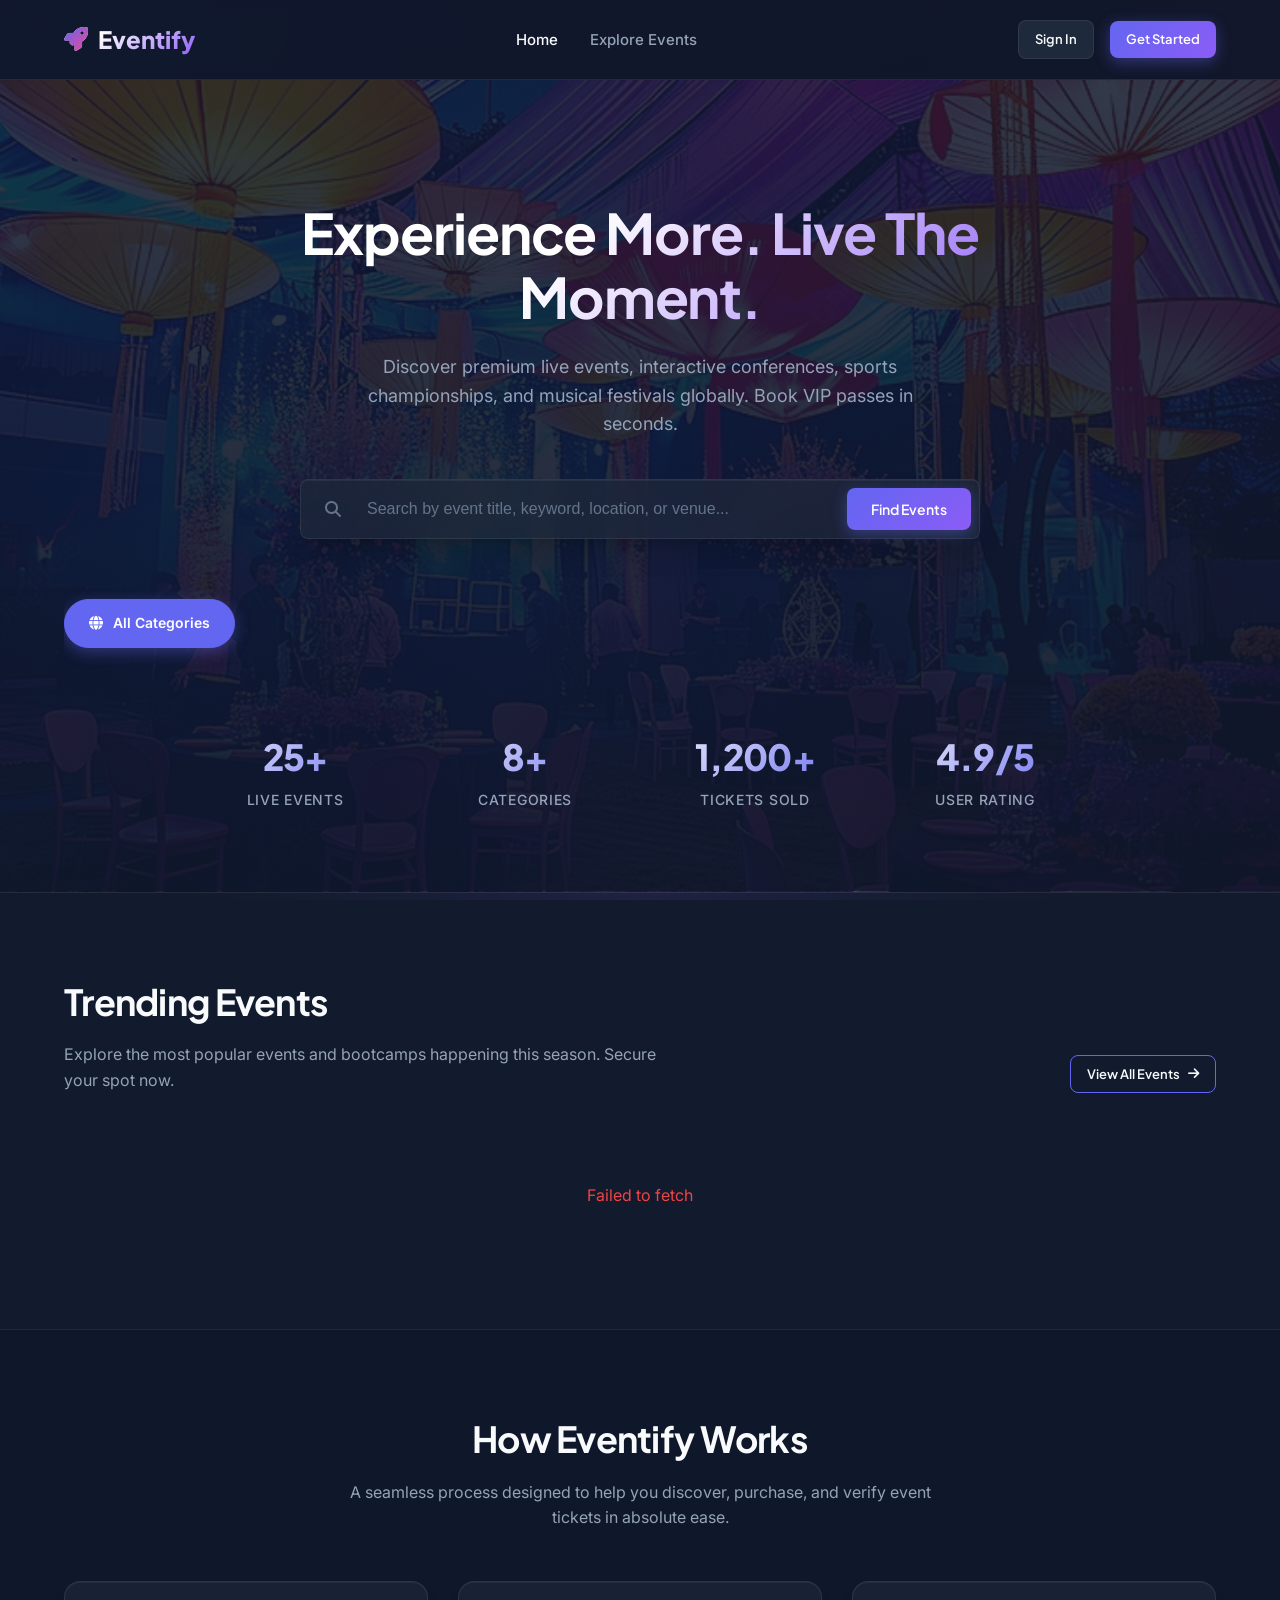
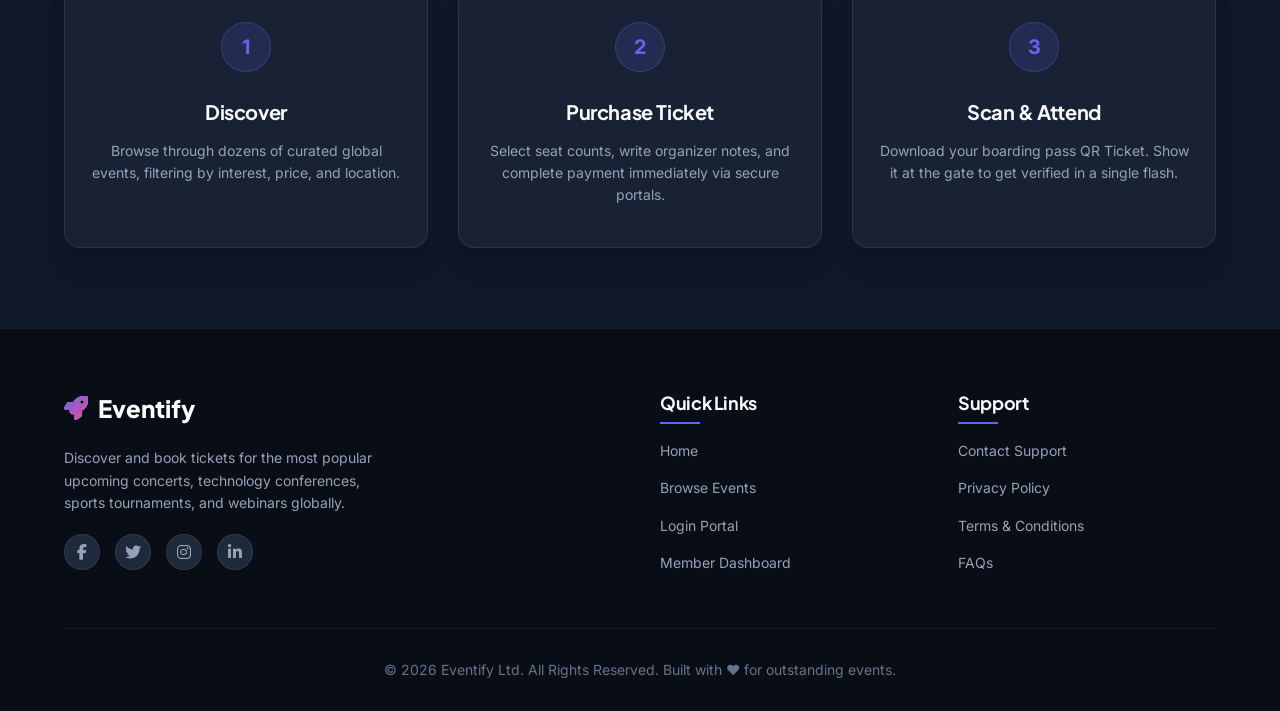
<file: index.html>
<!DOCTYPE html>
<html lang="en">
<head>
  <meta charset="UTF-8">
  <meta name="viewport" content="width=device-width, initial-scale=1.0">
  <meta name="description" content="Discover, search, and book tickets for the most premium tech, sports, business, and entertainment events globally with Eventify.">
  <title>Eventify - Discover & Book Premium Global Events</title>
  
  <!-- FontAwesome & Google Fonts -->
  <link rel="stylesheet" href="https://cdnjs.cloudflare.com/ajax/libs/font-awesome/6.4.0/css/all.min.css">
  <link rel="stylesheet" href="assets/css/style.css">
  <link rel="stylesheet" href="assets/css/toast.css">
  
  <style>
    /* Hero Section Styling */
    .hero-sec {
      padding: 120px 0 80px;
      text-align: center;
      position: relative;
      background-image: linear-gradient(to bottom, rgba(15, 23, 42, 0.85) 0%, rgba(15, 23, 42, 0.95) 100%), url('assets/images/hero-banner.jpg');
      background-size: cover;
      background-position: center;
    }
    
    .hero-title {
      font-size: 56px;
      line-height: 1.15;
      margin-bottom: 24px;
      background: linear-gradient(135deg, #fff 40%, var(--accent-secondary) 100%);
      -webkit-background-clip: text;
      -webkit-text-fill-color: transparent;
      max-width: 800px;
      margin-left: auto;
      margin-right: auto;
    }
    
    .hero-subtitle {
      color: var(--text-secondary);
      font-size: 18px;
      max-width: 620px;
      margin: 0 auto 40px;
    }

    /* Live Search Widget */
    .search-widget {
      max-width: 680px;
      margin: 0 auto 50px;
      padding: 8px;
      display: flex;
      gap: 10px;
      border-radius: var(--border-radius-sm);
    }

    .search-widget input {
      flex-grow: 1;
      border: none;
      background: transparent;
      color: #fff;
      font-size: 16px;
      padding: 12px 16px;
      outline: none;
    }
    .search-widget input::placeholder {
      color: var(--text-muted);
    }
    
    .search-widget i {
      display: flex;
      align-items: center;
      padding-left: 16px;
      color: var(--text-muted);
    }

    /* Statistics Counter Grid */
    .counter-grid {
      display: grid;
      grid-template-columns: repeat(4, 1fr);
      gap: 20px;
      max-width: 900px;
      margin: 60px auto 0;
    }

    .counter-item h3 {
      font-size: 36px;
      color: var(--text-primary);
      margin-bottom: 4px;
      font-weight: 800;
      background: linear-gradient(135deg, var(--text-primary), var(--accent-primary));
      -webkit-background-clip: text;
      -webkit-text-fill-color: transparent;
    }

    .counter-item p {
      color: var(--text-secondary);
      font-size: 14px;
      font-weight: 500;
      text-transform: uppercase;
      letter-spacing: 0.05em;
    }

    /* Category Pill Section */
    .category-scroll-container {
      display: flex;
      gap: 12px;
      overflow-x: auto;
      padding: 10px 0 20px;
      margin-bottom: 40px;
      scrollbar-width: none; /* Firefox */
    }
    .category-scroll-container::-webkit-scrollbar {
      display: none; /* Chrome/Safari */
    }

    .category-pill {
      display: flex;
      align-items: center;
      gap: 10px;
      padding: 12px 24px;
      background: var(--bg-secondary);
      border: 1px solid var(--glass-border);
      border-radius: 40px;
      color: var(--text-secondary);
      font-weight: 600;
      font-size: 14px;
      white-space: nowrap;
      cursor: pointer;
      transition: var(--transition);
    }
    .category-pill:hover, .category-pill.active {
      background: var(--accent-primary);
      color: #fff;
      border-color: var(--accent-primary);
      box-shadow: 0 4px 15px rgba(99, 102, 241, 0.4);
    }
    .category-pill img {
      width: 18px;
      height: 18px;
      object-fit: contain;
    }

    /* Steps Section */
    .step-card {
      padding: 40px 24px;
      text-align: center;
    }
    .step-number {
      width: 50px;
      height: 50px;
      background: rgba(99, 102, 241, 0.15);
      color: var(--accent-primary);
      border-radius: 50%;
      display: flex;
      align-items: center;
      justify-content: center;
      font-size: 20px;
      font-weight: 700;
      margin: 0 auto 24px;
      border: 1px solid rgba(99, 102, 241, 0.3);
    }

    @media (max-width: 768px) {
      .hero-title { font-size: 38px; }
      .counter-grid { grid-template-columns: repeat(2, 1fr); }
      .search-widget { flex-direction: column; }
    }
  </style>
</head>
<body>

  <!-- Dynamic Header Navigation -->
  <header id="header-nav"></header>

  <!-- Hero Area -->
  <section class="hero-sec">
    <div class="container">
      <h1 class="hero-title">Experience More. Live The Moment.</h1>
      <p class="hero-subtitle">Discover premium live events, interactive conferences, sports championships, and musical festivals globally. Book VIP passes in seconds.</p>
      
      <!-- Unified Live Search Panel -->
      <div class="search-widget glass-panel">
        <i class="fas fa-search"></i>
        <input type="text" id="global-search-input" placeholder="Search by event title, keyword, location, or venue...">
        <button class="btn btn-primary" id="global-search-btn">Find Events</button>
      </div>

      <!-- Category Pills Carousel -->
      <div class="category-scroll-container" id="category-pills-list">
        <!-- Render categories dynamically -->
        <div class="category-pill active" onclick="filterByCategory('all')">
          <i class="fas fa-globe"></i> All Categories
        </div>
      </div>

      <!-- Quick Metrics Counter -->
      <div class="counter-grid">
        <div class="counter-item">
          <h3 id="metric-events">25+</h3>
          <p>Live Events</p>
        </div>
        <div class="counter-item">
          <h3 id="metric-categories">8+</h3>
          <p>Categories</p>
        </div>
        <div class="counter-item">
          <h3 id="metric-bookings">1,200+</h3>
          <p>Tickets Sold</p>
        </div>
        <div class="counter-item">
          <h3 id="metric-rating">4.9/5</h3>
          <p>User Rating</p>
        </div>
      </div>

    </div>
  </section>

  <!-- Featured Events Section -->
  <section class="section" style="background: rgba(255,255,255,0.01); border-top: 1px solid var(--glass-border);">
    <div class="container">
      <div class="section-header" style="display: flex; justify-content: space-between; align-items: flex-end; flex-wrap: wrap; gap: 20px;">
        <div>
          <h2 class="section-title">Trending Events</h2>
          <p class="section-subtitle" style="margin: 0;">Explore the most popular events and bootcamps happening this season. Secure your spot now.</p>
        </div>
        <a href="events.html" class="btn btn-outline btn-sm">View All Events <i class="fas fa-arrow-right"></i></a>
      </div>

      <div class="event-grid" id="featured-events-grid">
        <!-- Render featured event cards here -->
      </div>
    </div>
  </section>

  <!-- How It Works Section -->
  <section class="section" style="border-top: 1px solid var(--glass-border);">
    <div class="container">
      <div class="section-header text-center">
        <h2 class="section-title">How Eventify Works</h2>
        <p class="section-subtitle">A seamless process designed to help you discover, purchase, and verify event tickets in absolute ease.</p>
      </div>

      <div style="display: grid; grid-template-columns: repeat(auto-fit, minmax(280px, 1fr)); gap: 30px; margin-top: 50px;">
        <div class="step-card glass-panel">
          <div class="step-number">1</div>
          <h3 style="font-size: 20px; margin-bottom: 12px;">Discover</h3>
          <p style="color: var(--text-secondary); font-size: 14px;">Browse through dozens of curated global events, filtering by interest, price, and location.</p>
        </div>
        <div class="step-card glass-panel">
          <div class="step-number">2</div>
          <h3 style="font-size: 20px; margin-bottom: 12px;">Purchase Ticket</h3>
          <p style="color: var(--text-secondary); font-size: 14px;">Select seat counts, write organizer notes, and complete payment immediately via secure portals.</p>
        </div>
        <div class="step-card glass-panel">
          <div class="step-number">3</div>
          <h3 style="font-size: 20px; margin-bottom: 12px;">Scan & Attend</h3>
          <p style="color: var(--text-secondary); font-size: 14px;">Download your boarding pass QR Ticket. Show it at the gate to get verified in a single flash.</p>
        </div>
      </div>
    </div>
  </section>

  <!-- Dynamic Footer Navigation -->
  <footer id="footer-nav"></footer>

  <!-- Scripts -->
  <script src="assets/js/config.js"></script>
  <script src="assets/js/api.js"></script>
  <script src="assets/js/ui.js"></script>
  <script src="assets/js/auth.js"></script>
  <script src="assets/js/main.js"></script>
  <script>
    document.addEventListener('DOMContentLoaded', () => {
      loadLandingCategories();
      loadFeaturedEvents();
      loadSystemStats();

      // Search Action
      document.getElementById('global-search-btn').addEventListener('click', executeSearch);
      document.getElementById('global-search-input').addEventListener('keypress', (e) => {
        if (e.key === 'Enter') executeSearch();
      });
    });

    // Execute redirection to events.html with search parameters
    function executeSearch() {
      const query = document.getElementById('global-search-input').value.trim();
      if (query) {
        window.location.href = `events.html?search=${encodeURIComponent(query)}`;
      } else {
        window.location.href = 'events.html';
      }
    }

    // Filter categories trigger
    function filterByCategory(slug) {
      if (slug === 'all') {
        window.location.href = 'events.html';
      } else {
        window.location.href = `events.html?category=${encodeURIComponent(slug)}`;
      }
    }

    // Fetch and render Event Categories
    async function loadLandingCategories() {
      const container = document.getElementById('category-pills-list');
      const res = await API.get(CONFIG.ENDPOINTS.CATEGORIES.LIST);
      
      if (res.success && Array.isArray(res.data)) {
        res.data.forEach(cat => {
          if (!cat.isActive) return;
          const pill = document.createElement('div');
          pill.className = 'category-pill';
          pill.onclick = () => filterByCategory(cat.slug);

          const icon = cat.iconUrl ? `<img src="${cat.iconUrl}" alt="${cat.name}" onerror="this.remove()">` : '<i class="fas fa-tag"></i>';
          pill.innerHTML = `${icon} ${UI.escapeHTML(cat.name)}`;
          container.appendChild(pill);
        });
      }
    }

    // Fetch and render Featured Events
    async function loadFeaturedEvents() {
      const container = document.getElementById('featured-events-grid');
      UI.renderSkeleton('#featured-events-grid', 3, 'card');

      const res = await API.get(CONFIG.ENDPOINTS.EVENTS.LIST, { isFeatured: true, limit: 3 });

      if (res.success && Array.isArray(res.data)) {
        if (res.data.length === 0) {
          container.innerHTML = `<div style="grid-column: 1/-1; text-align: center; padding: 40px; color: var(--text-secondary);">No trending events found right now. Check back later!</div>`;
          return;
        }

        container.innerHTML = '';
        res.data.forEach(evt => {
          if (!evt.isActive) return;
          const card = document.createElement('div');
          card.className = 'event-card glass-panel';

          const banner = evt.bannerUrl || 'https://images.unsplash.com/photo-1501281668745-f7f57925c3b4?q=80&w=1000';
          const badgeClass = evt.status === 'UPCOMING' ? 'badge-upcoming' : (evt.status === 'ONGOING' ? 'badge-ongoing' : 'badge-completed');

          card.innerHTML = `
            <div class="event-card-img-wrapper">
              <img class="event-card-img" src="${banner}" alt="${UI.escapeHTML(evt.title)}" onerror="this.src='https://images.unsplash.com/photo-1501281668745-f7f57925c3b4?q=80&w=1000'">
              <span class="badge ${badgeClass} event-card-badge">${evt.status}</span>
            </div>
            <div class="event-card-body">
              <div class="event-card-category">${UI.escapeHTML(evt.category?.name || 'General')}</div>
              <h3 class="event-card-title">${UI.escapeHTML(evt.title)}</h3>
              <div class="event-card-meta">
                <div class="event-card-metaItem"><i class="fas fa-calendar-alt"></i> ${UI.formatDate(evt.date)}</div>
                <div class="event-card-metaItem"><i class="fas fa-clock"></i> ${UI.escapeHTML(evt.time)}</div>
                <div class="event-card-metaItem"><i class="fas fa-map-marker-alt"></i> ${UI.escapeHTML(evt.location.split(',')[0])}</div>
              </div>
              <div class="event-card-footer">
                <div class="event-card-price">${evt.ticketPrice > 0 ? UI.formatCurrency(evt.ticketPrice) : 'Free Entry'}</div>
                <a href="event-details.html?id=${evt.id}" class="btn btn-primary btn-sm">Book Pass</a>
              </div>
            </div>
          `;
          container.appendChild(card);
        });
      } else {
        container.innerHTML = `<div style="grid-column: 1/-1; text-align: center; padding: 40px; color: var(--danger);">${res.message || 'Failed to fetch featured events.'}</div>`;
      }
    }

    // Fetch metrics stats from overview
    async function loadSystemStats() {
      const res = await API.get(CONFIG.ENDPOINTS.DASHBOARD.OVERVIEW);
      if (res.success && res.data && res.data.stats) {
        const stats = res.data.stats;
        if (stats.totalEvents !== undefined) document.getElementById('metric-events').textContent = `${stats.totalEvents}+`;
        if (stats.totalCategories !== undefined) document.getElementById('metric-categories').textContent = `${stats.totalCategories}+`;
        if (stats.totalBookings !== undefined) document.getElementById('metric-bookings').textContent = `${stats.totalBookings}+`;
      }
    }
  </script>
</body>
</html>
</file>
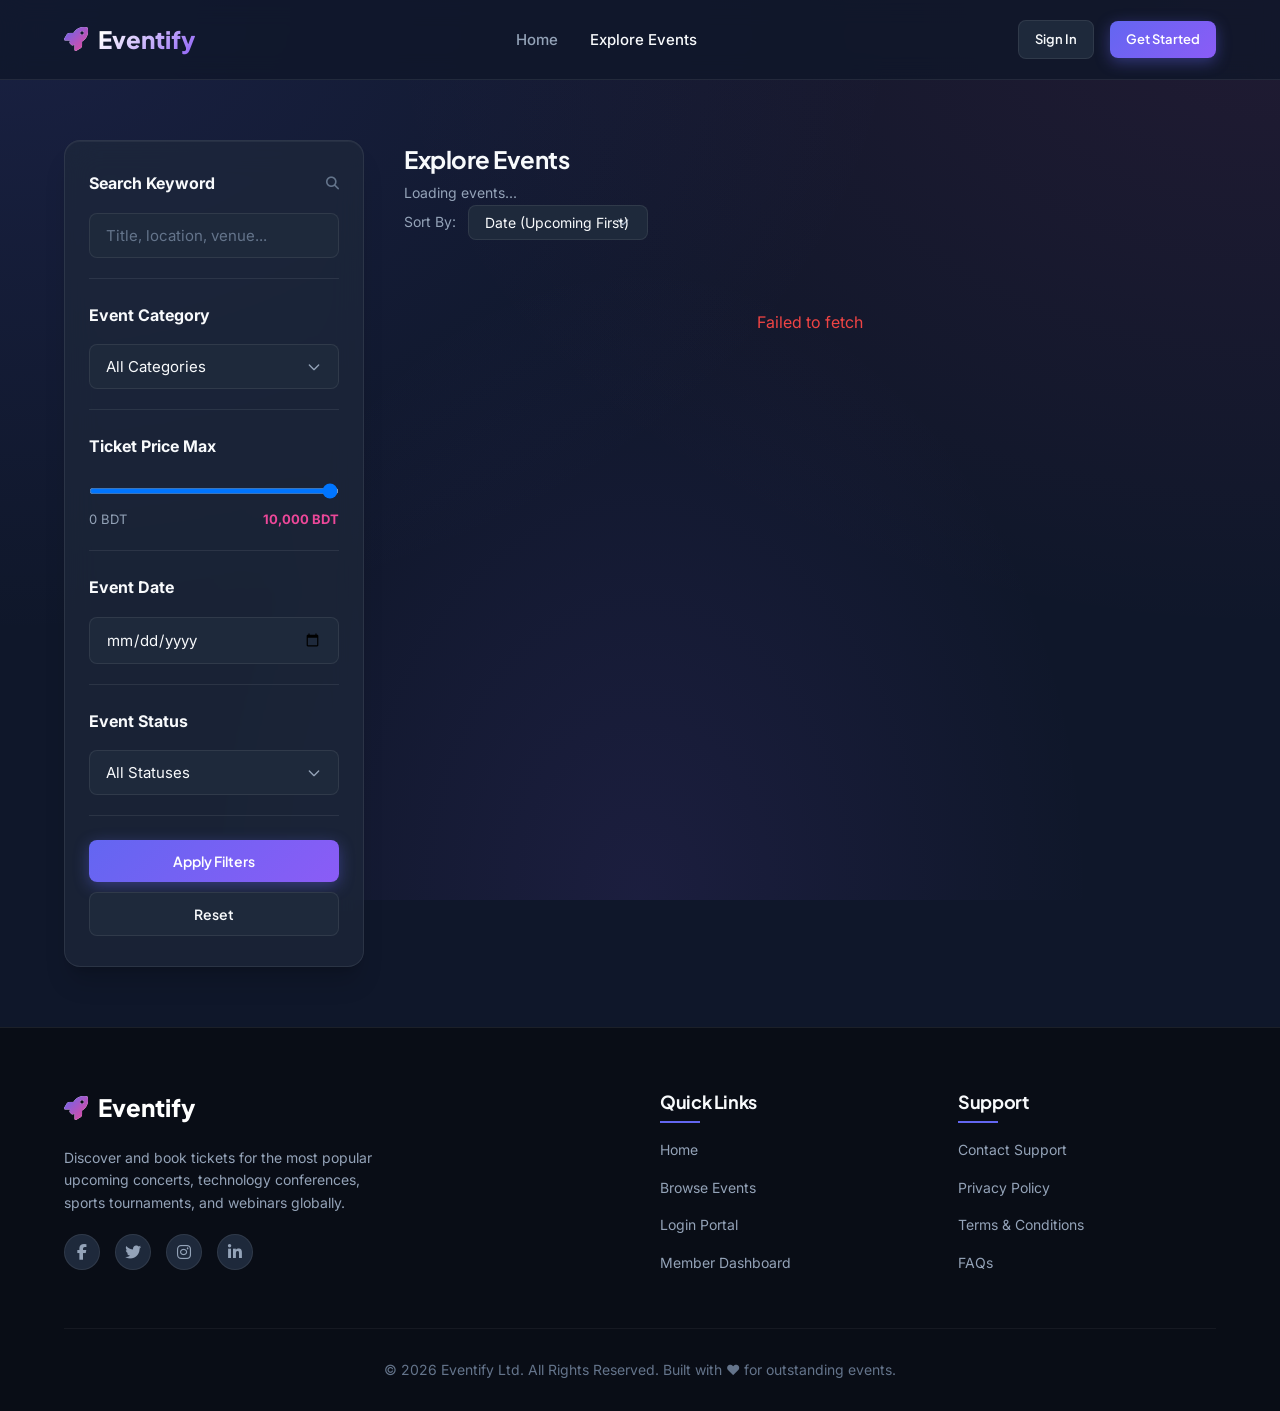
<file: event-details.html>
<!DOCTYPE html>
<html lang="en">
<head>
  <meta charset="UTF-8">
  <meta name="viewport" content="width=device-width, initial-scale=1.0">
  <title>Event Details | Eventify</title>
  
  <!-- FontAwesome & Google Fonts -->
  <link rel="stylesheet" href="https://cdnjs.cloudflare.com/ajax/libs/font-awesome/6.4.0/css/all.min.css">
  <link rel="stylesheet" href="assets/css/style.css">
  <link rel="stylesheet" href="assets/css/toast.css">
  
  <style>
    /* Details Hero banner */
    .details-hero {
      position: relative;
      height: 380px;
      overflow: hidden;
      display: flex;
      align-items: flex-end;
      padding: 60px 0;
      background: var(--bg-secondary);
    }
    
    .details-hero-img {
      position: absolute;
      top: 0; left: 0; width: 100%; height: 100%;
      object-fit: cover;
      opacity: 0.3;
    }

    .details-hero::before {
      content: '';
      position: absolute;
      top: 0; left: 0; width: 100%; height: 100%;
      background: linear-gradient(to bottom, transparent 30%, var(--bg-primary) 100%);
      z-index: 1;
    }

    .details-hero-content {
      position: relative;
      z-index: 2;
      width: 100%;
    }

    .details-grid {
      display: grid;
      grid-template-columns: 1fr 380px;
      gap: 40px;
      padding: 60px 0;
    }

    /* Highlight Pills */
    .highlight-badge-grid {
      display: grid;
      grid-template-columns: repeat(2, 1fr);
      gap: 16px;
      margin: 30px 0;
    }

    .highlight-badge-item {
      padding: 16px;
      background: var(--bg-secondary);
      border: 1px solid var(--glass-border);
      border-radius: var(--border-radius-sm);
      display: flex;
      align-items: center;
      gap: 12px;
    }

    .highlight-badge-item i {
      font-size: 20px;
      color: var(--accent-primary);
    }

    /* Ticket Box Card sticky right */
    .ticket-sticky-card {
      position: sticky;
      top: 100px;
      padding: 30px;
      border-radius: var(--border-radius-md);
    }

    .ticket-sticky-info {
      margin-bottom: 24px;
      padding-bottom: 20px;
      border-bottom: 1px solid var(--glass-border);
    }

    .ticket-sticky-info-item {
      display: flex;
      gap: 16px;
      margin-bottom: 16px;
    }
    .ticket-sticky-info-item:last-child {
      margin-bottom: 0;
    }

    .ticket-sticky-info-item i {
      font-size: 18px;
      color: var(--accent-primary);
      width: 20px;
      margin-top: 3px;
    }

    /* Seat counter controls */
    .seat-counter {
      display: flex;
      align-items: center;
      gap: 16px;
      justify-content: center;
      margin: 20px 0;
    }

    .counter-btn {
      width: 36px;
      height: 36px;
      border-radius: 50%;
      background: var(--bg-tertiary);
      border: 1px solid var(--glass-border);
      color: #fff;
      font-weight: bold;
      font-size: 18px;
      cursor: pointer;
      display: flex;
      align-items: center;
      justify-content: center;
    }

    /* Review stars selection styling */
    .stars-rating-picker {
      display: flex;
      gap: 8px;
      font-size: 24px;
      color: var(--text-muted);
      cursor: pointer;
      margin-bottom: 15px;
    }
    .stars-rating-picker i:hover, .stars-rating-picker i.active {
      color: var(--warning);
    }

    .review-item {
      padding: 20px;
      border-bottom: 1px solid var(--glass-border);
    }
    .review-item:last-child {
      border-bottom: none;
    }

    .review-header {
      display: flex;
      justify-content: space-between;
      align-items: center;
      margin-bottom: 10px;
    }

    .countdown-widget {
      display: flex;
      gap: 12px;
      margin-top: 15px;
    }

    .countdown-time-unit {
      background: rgba(0, 0, 0, 0.4);
      padding: 8px 12px;
      border-radius: 6px;
      text-align: center;
      min-width: 60px;
      border: 1px solid var(--glass-border);
    }
    .countdown-number {
      font-size: 18px;
      font-weight: 800;
      color: var(--accent-pink);
    }
    .countdown-label {
      font-size: 10px;
      text-transform: uppercase;
      color: var(--text-secondary);
    }

    @media (max-width: 900px) {
      .details-grid {
        grid-template-columns: 1fr;
      }
      .ticket-sticky-card {
        position: relative;
        top: 0;
      }
    }
  </style>
</head>
<body>

  <!-- Dynamic Header Navigation -->
  <header id="header-nav"></header>

  <!-- Hero Header Banner -->
  <section class="details-hero" id="details-banner-sec">
    <img src="" alt="" class="details-hero-img" id="details-hero-bg">
    <div class="container">
      <div class="details-hero-content">
        <span class="badge badge-upcoming" id="details-category-badge" style="margin-bottom: 15px;">Technology</span>
        <h1 style="font-size: 40px; margin-bottom: 15px;" id="details-title">Loading Event Details...</h1>
        <p style="color: var(--text-secondary); display: flex; align-items: center; gap: 15px;">
          <span><i class="fas fa-calendar-alt" style="color: var(--accent-primary);"></i> <strong id="details-date-lbl">Loading...</strong></span>
          <span><i class="fas fa-clock" style="color: var(--accent-primary);"></i> <strong id="details-time-lbl">Loading...</strong></span>
        </p>

        <!-- Countdown timer -->
        <div class="countdown-widget" id="countdown-block" style="display: none;">
          <div class="countdown-time-unit"><div class="countdown-number" id="time-days">00</div><div class="countdown-label">Days</div></div>
          <div class="countdown-time-unit"><div class="countdown-number" id="time-hours">00</div><div class="countdown-label">Hrs</div></div>
          <div class="countdown-time-unit"><div class="countdown-number" id="time-minutes">00</div><div class="countdown-label">Mins</div></div>
          <div class="countdown-time-unit"><div class="countdown-number" id="time-seconds">00</div><div class="countdown-label">Secs</div></div>
        </div>
      </div>
    </div>
  </section>

  <!-- Page Content Grid -->
  <div class="container">
    <div class="details-grid">
      
      <!-- Left Column Details -->
      <main>
        <div class="glass-panel" style="padding: 40px; margin-bottom: 30px;">
          <h2 style="font-size: 22px; margin-bottom: 20px; border-bottom: 1px solid var(--glass-border); padding-bottom: 12px;">About the Event</h2>
          <p style="font-size: 16px; color: var(--text-secondary); margin-bottom: 30px; white-space: pre-line;" id="details-description"></p>
          
          <h2 style="font-size: 22px; margin-bottom: 20px; border-bottom: 1px solid var(--glass-border); padding-bottom: 12px;">Highlight Information</h2>
          <div class="highlight-badge-grid" id="highlights-container">
            <!-- Highlights will load here -->
          </div>

          <h2 style="font-size: 22px; margin-bottom: 20px; border-bottom: 1px solid var(--glass-border); padding-bottom: 12px; display: none;" id="gallery-title">Gallery</h2>
          <div style="display: grid; grid-template-columns: repeat(auto-fill, minmax(180px, 1fr)); gap: 16px; margin-bottom: 30px;" id="gallery-container">
            <!-- Gallery images -->
          </div>
        </div>

        <!-- Reviews Section -->
        <div class="glass-panel" style="padding: 40px;">
          <div style="display: flex; justify-content: space-between; align-items: center; border-bottom: 1px solid var(--glass-border); padding-bottom: 16px; margin-bottom: 20px;">
            <h2 style="font-size: 22px;">Attendee Reviews</h2>
            <button class="btn btn-outline btn-sm" id="write-review-btn" onclick="openReviewModal()">Write a Review</button>
          </div>

          <div id="reviews-list-block">
            <!-- Dynamic list of user reviews -->
            <p style="text-align: center; color: var(--text-secondary); padding: 20px;">No reviews left yet for this event.</p>
          </div>
        </div>
      </main>

      <!-- Right Column Ticket Widget -->
      <aside>
        <div class="ticket-sticky-card glass-panel">
          <div class="ticket-sticky-info">
            <div class="ticket-sticky-info-item">
              <i class="fas fa-ticket-alt"></i>
              <div>
                <p style="font-size: 12px; color: var(--text-secondary); text-transform: uppercase;">Ticket Price</p>
                <h3 style="font-size: 24px; color: var(--accent-pink);" id="sticky-price-lbl">Free Entry</h3>
              </div>
            </div>
          </div>

          <div class="ticket-sticky-info">
            <div class="ticket-sticky-info-item">
              <i class="fas fa-map-marker-alt"></i>
              <div>
                <p style="font-size: 12px; color: var(--text-secondary); text-transform: uppercase;">Venue / Location</p>
                <p style="font-size: 14px; font-weight: 500;" id="sticky-location-lbl">Dhaka, Bangladesh</p>
              </div>
            </div>
            <div class="ticket-sticky-info-item" style="margin-top: 16px;">
              <i class="fas fa-chair"></i>
              <div>
                <p style="font-size: 12px; color: var(--text-secondary); text-transform: uppercase;">Seat Capacity</p>
                <p style="font-size: 14px; font-weight: 500;" id="sticky-seats-lbl">0 Available</p>
              </div>
            </div>
          </div>

          <button class="btn btn-primary" style="width: 100%;" id="book-seats-trigger" onclick="openBookingModal()">Book Pass</button>
        </div>
      </aside>

    </div>
  </div>

  <!-- BOOKING SEAT PASS MODAL -->
  <div class="modal" id="booking-modal">
    <div class="modal-dialog">
      <div class="modal-content">
        <div class="modal-header">
          <h3 class="modal-title">Book Seat Pass</h3>
          <button class="close-btn" onclick="UI.closeModal('booking-modal')">&times;</button>
        </div>
        <div class="modal-body">
          <div style="text-align: center; margin-bottom: 24px;">
            <p style="font-size: 14px; color: var(--text-secondary);">Select the number of seat passes you would like to book.</p>
            
            <div class="seat-counter">
              <button class="counter-btn" onclick="updateSeatCount(-1)">-</button>
              <span style="font-size: 32px; font-weight: 800; width: 60px;" id="book-seats-count">1</span>
              <button class="counter-btn" onclick="updateSeatCount(1)">+</button>
            </div>
            <p style="font-size: 13px; color: var(--text-muted);" id="modal-avail-seats">Available seats: 0</p>
          </div>

          <div class="form-group">
            <label class="form-label">Payment Method</label>
            <select id="book-payment-method" class="form-control form-select">
              <option value="CARD">Debit / Credit Card</option>
              <option value="MOBILE_BANKING">Mobile Financial Services (bKash/Nagad)</option>
              <option value="CASH_ON_GATE">Cash Payment on Entry Gate</option>
            </select>
          </div>

          <div class="form-group">
            <label class="form-label" for="book-notes">Special Requirements / Notes</label>
            <textarea id="book-notes" class="form-control" placeholder="Food requirements, wheelchair support, general requirements..." rows="3"></textarea>
          </div>

          <div style="display: flex; justify-content: space-between; align-items: center; background: rgba(0,0,0,0.2); padding: 16px; border-radius: var(--border-radius-sm); margin-top: 24px;">
            <span style="font-weight: 600; font-size: 15px;">Total Amount:</span>
            <span style="font-weight: 800; font-size: 22px; color: var(--accent-pink);" id="book-total-price">0 BDT</span>
          </div>
        </div>
        <div class="modal-footer">
          <button class="btn btn-secondary" onclick="UI.closeModal('booking-modal')">Cancel</button>
          <button class="btn btn-primary" onclick="confirmTicketBooking()">Confirm Booking</button>
        </div>
      </div>
    </div>
  </div>

  <!-- WRITE REVIEW MODAL -->
  <div class="modal" id="review-modal">
    <div class="modal-dialog">
      <div class="modal-content">
        <div class="modal-header">
          <h3 class="modal-title">Write Attendee Review</h3>
          <button class="close-btn" onclick="UI.closeModal('review-modal')">&times;</button>
        </div>
        <div class="modal-body">
          <div class="form-group">
            <label class="form-label">Your Rating</label>
            <div class="stars-rating-picker" id="stars-picker">
              <i class="fas fa-star active" data-val="1"></i>
              <i class="fas fa-star" data-val="2"></i>
              <i class="fas fa-star" data-val="3"></i>
              <i class="fas fa-star" data-val="4"></i>
              <i class="fas fa-star" data-val="5"></i>
            </div>
          </div>

          <div class="form-group">
            <label class="form-label" for="review-comment">Review Comment</label>
            <textarea id="review-comment" class="form-control" placeholder="Share your experience attending this event..." rows="4" required></textarea>
          </div>
        </div>
        <div class="modal-footer">
          <button class="btn btn-secondary" onclick="UI.closeModal('review-modal')">Cancel</button>
          <button class="btn btn-primary" onclick="submitAttendeeReview()">Submit Review</button>
        </div>
      </div>
    </div>
  </div>

  <!-- Dynamic Footer Navigation -->
  <footer id="footer-nav"></footer>

  <!-- Scripts -->
  <script src="assets/js/config.js"></script>
  <script src="assets/js/api.js"></script>
  <script src="assets/js/ui.js"></script>
  <script src="assets/js/auth.js"></script>
  <script src="assets/js/main.js"></script>
  <script>
    let eventId = '';
    let ticketPrice = 0;
    let availableSeats = 0;
    let selectedSeatsCount = 1;
    let selectedRating = 1;

    document.addEventListener('DOMContentLoaded', () => {
      const params = new URLSearchParams(window.location.search);
      eventId = params.get('id');

      if (!eventId) {
        window.location.href = 'events.html';
        return;
      }

      loadEventDetails();
      loadEventReviews();

      // Initialize Star Rating picker events
      const stars = document.querySelectorAll('#stars-picker i');
      stars.forEach((star, idx) => {
        star.addEventListener('click', () => {
          selectedRating = idx + 1;
          stars.forEach((s, sIdx) => {
            if (sIdx <= idx) {
              s.classList.add('active');
            } else {
              s.classList.remove('active');
            }
          });
        });
      });
    });

    // Fetch Details from Server
    async function loadEventDetails() {
      UI.showLoader();
      const res = await API.get(CONFIG.ENDPOINTS.EVENTS.GET_ONE(eventId));
      UI.hideLoader();

      if (res.success && res.data) {
        const evt = res.data;
        ticketPrice = evt.ticketPrice;
        availableSeats = evt.availableSeats;

        // Banner and header
        const banner = evt.bannerUrl || 'https://images.unsplash.com/photo-1501281668745-f7f57925c3b4?q=80&w=1000';
        document.getElementById('details-hero-bg').src = banner;
        document.getElementById('details-category-badge').textContent = evt.category?.name || 'General';
        document.getElementById('details-title').textContent = evt.title;
        document.getElementById('details-date-lbl').textContent = UI.formatDate(evt.date);
        document.getElementById('details-time-lbl').textContent = evt.time;

        // Sticky info card details
        document.getElementById('sticky-price-lbl').textContent = evt.ticketPrice > 0 ? UI.formatCurrency(evt.ticketPrice) : 'Free Entry';
        document.getElementById('sticky-location-lbl').textContent = evt.location;
        document.getElementById('sticky-seats-lbl').textContent = `${evt.availableSeats} of ${evt.seatCount} seats available`;

        // Description
        document.getElementById('details-description').textContent = evt.description || evt.about || 'No details provided.';

        // Highlights render
        const highlightContainer = document.getElementById('highlights-container');
        highlightContainer.innerHTML = '';

        const highlights = evt.eventHighlight || {};
        const items = [
          { key: 'dressCode', label: 'Dress Code', defaultVal: 'Casual', icon: 'tshirt' },
          { key: 'workshops', label: 'Workshops', defaultVal: '0 Sessions', icon: 'chalkboard-teacher' },
          { key: 'wifiAvailable', label: 'WiFi Status', defaultVal: 'Available', icon: 'wifi' },
          { key: 'parkingFacility', label: 'Parking Space', defaultVal: 'Available', icon: 'car' }
        ];

        items.forEach(item => {
          let val = highlights[item.key];
          if (val === true) val = 'Yes';
          if (val === false) val = 'No';
          if (val === undefined || val === null) val = item.defaultVal;

          const hDiv = document.createElement('div');
          hDiv.className = 'highlight-badge-item';
          hDiv.innerHTML = `
            <i class="fas fa-${item.icon}"></i>
            <div>
              <p style="font-size: 11px; color: var(--text-secondary); text-transform: uppercase;">${item.label}</p>
              <p style="font-size: 14px; font-weight: 600;">${val}</p>
            </div>
          `;
          highlightContainer.appendChild(hDiv);
        });

        // Countdown timer initialization
        initCountdownTimer(evt.date);

        // Seating availability action buttons
        if (evt.availableSeats <= 0 || evt.status === 'COMPLETED' || evt.status === 'CANCELLED') {
          const btn = document.getElementById('book-seats-trigger');
          btn.disabled = true;
          btn.textContent = evt.availableSeats <= 0 ? 'Fully Booked' : `Event ${evt.status}`;
          btn.className = 'btn btn-secondary';
        }
      } else {
        UI.toast(res.message || 'Failed to load event details.', 'error');
      }
    }

    // Set countdown clock
    function initCountdownTimer(eventDateStr) {
      const target = new Date(eventDateStr).getTime();
      const block = document.getElementById('countdown-block');

      const updateClock = () => {
        const now = new Date().getTime();
        const diff = target - now;

        if (diff <= 0) {
          block.style.display = 'none';
          return;
        }

        block.style.display = 'flex';
        const d = Math.floor(diff / (1000 * 60 * 60 * 24));
        const h = Math.floor((diff % (1000 * 60 * 60 * 24)) / (1000 * 60 * 60));
        const m = Math.floor((diff % (1000 * 60 * 60)) / (1000 * 60));
        const s = Math.floor((diff % (1000 * 60)) / 1000);

        document.getElementById('time-days').textContent = d.toString().padStart(2, '0');
        document.getElementById('time-hours').textContent = h.toString().padStart(2, '0');
        document.getElementById('time-minutes').textContent = m.toString().padStart(2, '0');
        document.getElementById('time-seconds').textContent = s.toString().padStart(2, '0');
      };

      updateClock();
      setInterval(updateClock, 1000);
    }

    // Load user reviews for the event
    async function loadEventReviews() {
      const container = document.getElementById('reviews-list-block');
      const res = await API.get(CONFIG.ENDPOINTS.REVIEWS.GET_EVENT_REVIEWS(eventId));

      if (res.success && Array.isArray(res.data)) {
        if (res.data.length === 0) {
          container.innerHTML = `<p style="text-align: center; color: var(--text-secondary); padding: 20px;">No reviews left yet for this event.</p>`;
          return;
        }

        container.innerHTML = '';
        res.data.forEach(rev => {
          const rDiv = document.createElement('div');
          rDiv.className = 'review-item';

          let starsHtml = '';
          for (let i = 1; i <= 5; i++) {
            starsHtml += `<i class="fa${i <= rev.rating ? 's' : 'r'} fa-star" style="color: var(--warning); font-size: 13px;"></i> `;
          }

          rDiv.innerHTML = `
            <div class="review-header">
              <div style="display: flex; align-items: center; gap: 10px;">
                <strong style="font-size: 15px;">${UI.escapeHTML(rev.user?.name || 'Attendee')}</strong>
                <span style="font-size: 12px; color: var(--text-muted);">${UI.formatDate(rev.createdAt)}</span>
              </div>
              <div>${starsHtml}</div>
            </div>
            <p style="color: var(--text-secondary); font-size: 14px;">${UI.escapeHTML(rev.comment || '')}</p>
          `;
          container.appendChild(rDiv);
        });
      }
    }

    // Modal Triggers
    function openBookingModal() {
      if (!AUTH.isLoggedIn()) {
        window.location.href = `login.html?redirect=${encodeURIComponent(window.location.pathname + window.location.search)}`;
        return;
      }

      document.getElementById('book-seats-count').textContent = selectedSeatsCount;
      document.getElementById('modal-avail-seats').textContent = `Available seats: ${availableSeats}`;
      updateBookingModalPrice();
      UI.openModal('booking-modal');
    }

    function openReviewModal() {
      if (!AUTH.isLoggedIn()) {
        window.location.href = `login.html?redirect=${encodeURIComponent(window.location.pathname + window.location.search)}`;
        return;
      }
      UI.openModal('review-modal');
    }

    // Seat count modifier
    function updateSeatCount(val) {
      const newVal = selectedSeatsCount + val;
      if (newVal < 1 || newVal > availableSeats) return;

      selectedSeatsCount = newVal;
      document.getElementById('book-seats-count').textContent = selectedSeatsCount;
      updateBookingModalPrice();
    }

    // Recalculate price
    function updateBookingModalPrice() {
      const total = selectedSeatsCount * ticketPrice;
      document.getElementById('book-total-price').textContent = total > 0 ? `${UI.formatCurrency(total)} BDT` : 'Free Entry';
    }

    // Dispatch Ticket Booking to API
    async function confirmTicketBooking() {
      UI.showLoader();
      const method = document.getElementById('book-payment-method').value;
      const notes = document.getElementById('book-notes').value.trim();

      const payload = {
        eventId,
        seatCount: selectedSeatsCount,
        paymentMethod: method,
        notes: notes || undefined
      };

      const res = await API.post(CONFIG.ENDPOINTS.BOOKINGS.BOOK, payload);
      UI.hideLoader();

      if (res.success && res.data) {
        UI.closeModal('booking-modal');
        UI.toast('Ticket booked successfully!', 'success');
        setTimeout(() => {
          window.location.href = `ticket.html?id=${res.data.id}`;
        }, 1500);
      } else {
        UI.toast(res.message || 'Booking ticket failed.', 'error');
      }
    }

    // Review Submission
    async function submitAttendeeReview() {
      const comment = document.getElementById('review-comment').value.trim();
      if (!comment) {
        UI.toast('Please write a review comment.', 'warning');
        return;
      }

      UI.showLoader();
      const res = await API.post(CONFIG.ENDPOINTS.REVIEWS.CREATE, {
        eventId,
        rating: selectedRating,
        comment
      });
      UI.hideLoader();

      if (res.success) {
        UI.closeModal('review-modal');
        UI.toast('Thank you! Review submitted successfully.', 'success');
        document.getElementById('review-comment').value = '';
        loadEventReviews();
      } else {
        UI.toast(res.message || 'Failed to submit review. Have you attended/booked this event?', 'error');
      }
    }
  </script>
</body>
</html>
</file>
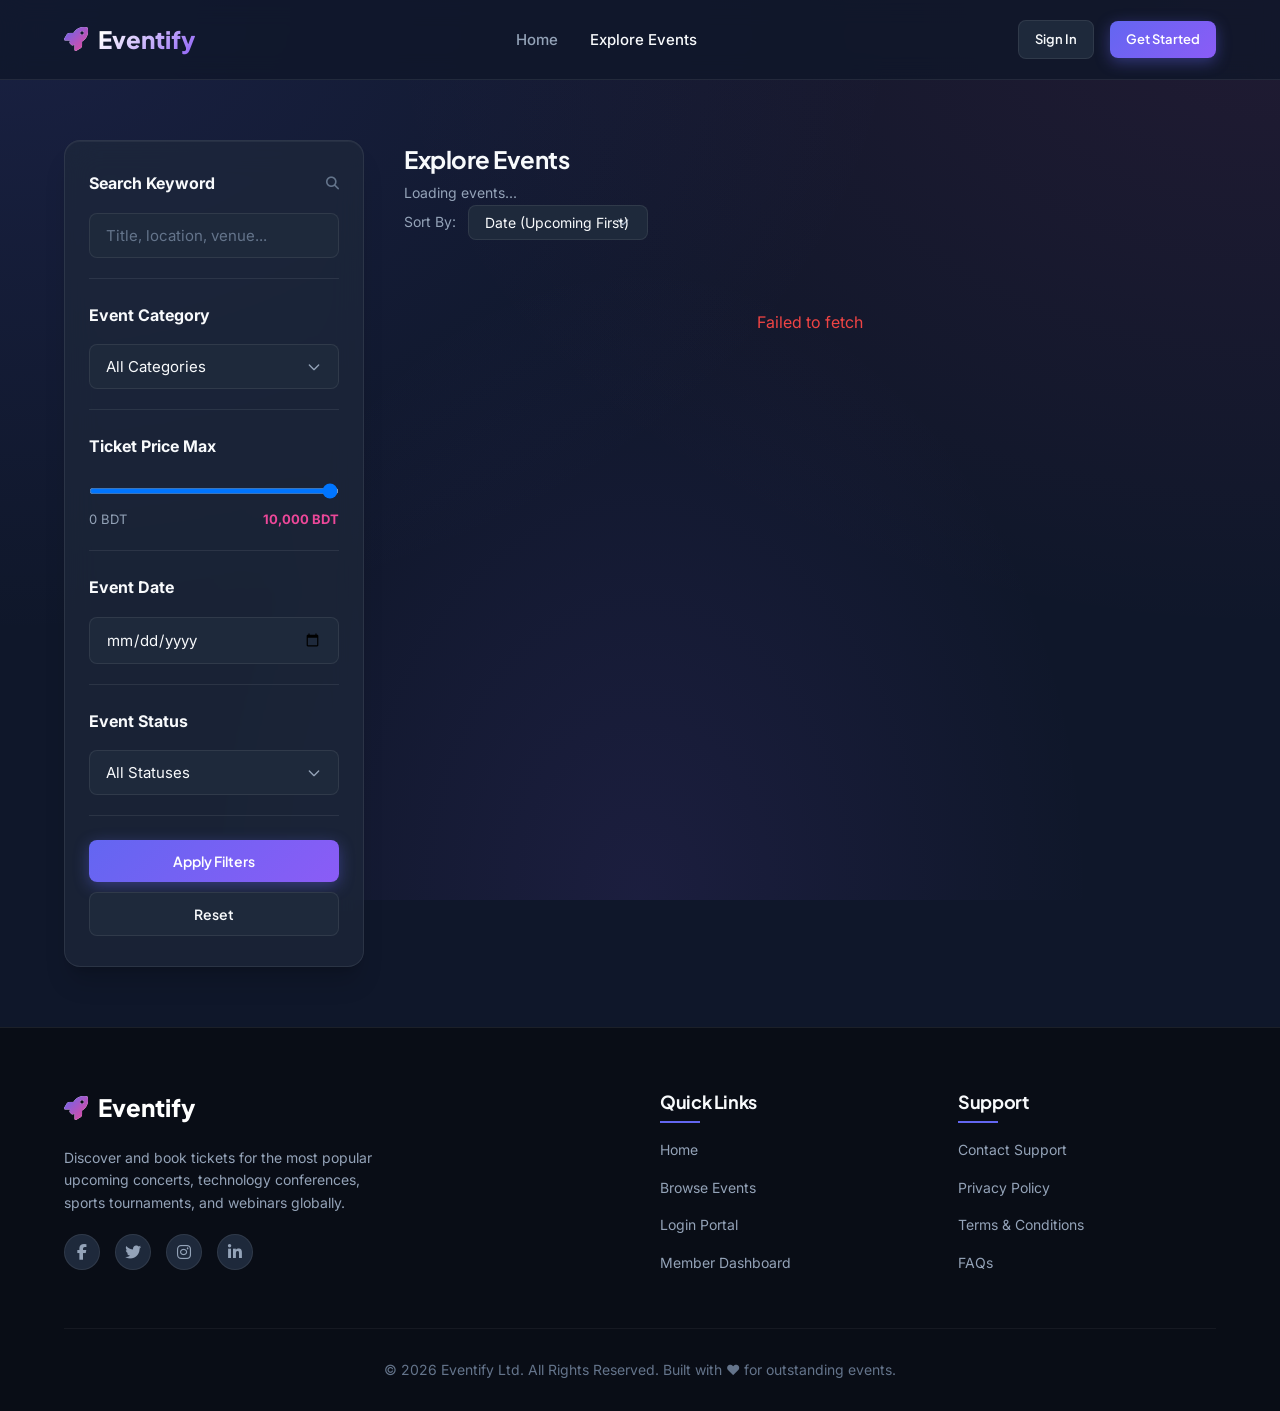
<file: events.html>
<!DOCTYPE html>
<html lang="en">
<head>
  <meta charset="UTF-8">
  <meta name="viewport" content="width=device-width, initial-scale=1.0">
  <title>Explore Events | Eventify</title>
  
  <!-- FontAwesome & Google Fonts -->
  <link rel="stylesheet" href="https://cdnjs.cloudflare.com/ajax/libs/font-awesome/6.4.0/css/all.min.css">
  <link rel="stylesheet" href="assets/css/style.css">
  <link rel="stylesheet" href="assets/css/toast.css">
  
  <style>
    .catalog-wrapper {
      display: grid;
      grid-template-columns: 300px 1fr;
      gap: 40px;
      padding: 60px 0;
    }

    /* Filter Sidebar */
    .filter-sidebar {
      padding: 30px 24px;
      height: fit-content;
      position: sticky;
      top: 100px;
    }

    .filter-section {
      margin-bottom: 24px;
      padding-bottom: 20px;
      border-bottom: 1px solid var(--glass-border);
    }
    .filter-section:last-child {
      border-bottom: none;
      margin-bottom: 0;
      padding-bottom: 0;
    }

    .filter-title {
      font-size: 16px;
      font-weight: 700;
      margin-bottom: 16px;
      display: flex;
      justify-content: space-between;
      align-items: center;
    }

    /* Price range styling */
    .price-slider-container {
      margin-top: 10px;
    }
    .price-values {
      display: flex;
      justify-content: space-between;
      font-size: 13px;
      color: var(--text-secondary);
      margin-top: 8px;
    }

    /* Pagination controls */
    .pagination-container {
      display: flex;
      justify-content: center;
      align-items: center;
      gap: 10px;
      margin-top: 50px;
    }
    
    .page-btn {
      width: 40px;
      height: 40px;
      display: flex;
      align-items: center;
      justify-content: center;
      background: var(--bg-secondary);
      border: 1px solid var(--glass-border);
      border-radius: var(--border-radius-sm);
      color: var(--text-secondary);
      font-weight: 600;
      cursor: pointer;
      transition: var(--transition);
    }

    .page-btn:hover, .page-btn.active {
      background: var(--accent-primary);
      color: #fff;
      border-color: var(--accent-primary);
      box-shadow: 0 4px 10px rgba(99, 102, 241, 0.3);
    }
    
    .page-btn.disabled {
      opacity: 0.5;
      cursor: not-allowed;
    }

    @media (max-width: 900px) {
      .catalog-wrapper {
        grid-template-columns: 1fr;
      }
      .filter-sidebar {
        position: relative;
        top: 0;
      }
    }
  </style>
</head>
<body>

  <!-- Dynamic Header Navigation -->
  <header id="header-nav"></header>

  <div class="container">
    <div class="catalog-wrapper">
      
      <!-- Left Filters Sidebar -->
      <aside class="filter-sidebar glass-panel">
        <div class="filter-section">
          <div class="filter-title">
            <span>Search Keyword</span>
            <i class="fas fa-search" style="font-size: 13px; color: var(--text-muted);"></i>
          </div>
          <input type="text" id="filter-search" class="form-control" placeholder="Title, location, venue...">
        </div>

        <div class="filter-section">
          <div class="filter-title">Event Category</div>
          <select id="filter-category" class="form-control form-select">
            <option value="">All Categories</option>
            <!-- Render options dynamically -->
          </select>
        </div>

        <div class="filter-section">
          <div class="filter-title">Ticket Price Max</div>
          <div class="price-slider-container">
            <input type="range" id="filter-price-slider" class="form-control" min="0" max="10000" step="250" value="10000" style="padding: 0; height: 6px; cursor: pointer;">
            <div class="price-values">
              <span>0 BDT</span>
              <span id="price-slider-lbl" style="font-weight: 700; color: var(--accent-pink);">10,000 BDT</span>
            </div>
          </div>
        </div>

        <div class="filter-section">
          <div class="filter-title">Event Date</div>
          <input type="date" id="filter-date" class="form-control">
        </div>

        <div class="filter-section">
          <div class="filter-title">Event Status</div>
          <select id="filter-status" class="form-control form-select">
            <option value="">All Statuses</option>
            <option value="UPCOMING">Upcoming</option>
            <option value="ONGOING">Ongoing</option>
            <option value="COMPLETED">Completed</option>
          </select>
        </div>

        <button class="btn btn-primary" style="width: 100%;" onclick="applyFilters()">Apply Filters</button>
        <button class="btn btn-secondary" style="width: 100%; margin-top: 10px;" onclick="resetFilters()">Reset</button>
      </aside>

      <!-- Right Events Grid Area -->
      <main>
        <!-- Catalog Header -->
        <div class="table-controls" style="margin-bottom: 30px;">
          <div>
            <h2 style="font-size: 24px; margin-bottom: 4px;">Explore Events</h2>
            <p style="color: var(--text-secondary); font-size: 14px;" id="results-count-lbl">Loading events...</p>
          </div>

          <div style="display: flex; gap: 12px; align-items: center;">
            <span style="font-size: 14px; color: var(--text-secondary); white-space: nowrap;">Sort By:</span>
            <select id="sort-selector" class="form-control form-select" style="width: 180px; padding: 8px 16px; font-size: 14px;" onchange="applyFilters()">
              <option value="date-asc">Date (Upcoming First)</option>
              <option value="date-desc">Date (Newest Created)</option>
              <option value="price-asc">Price (Low to High)</option>
              <option value="price-desc">Price (High to Low)</option>
            </select>
          </div>
        </div>

        <!-- Grid Container -->
        <div class="event-grid" id="catalog-events-grid">
          <!-- Render catalog event cards here -->
        </div>

        <!-- Pagination Controls -->
        <div class="pagination-container" id="pagination-controls">
          <!-- Render page buttons dynamically -->
        </div>
      </main>

    </div>
  </div>

  <!-- Dynamic Footer Navigation -->
  <footer id="footer-nav"></footer>

  <!-- Scripts -->
  <script src="assets/js/config.js"></script>
  <script src="assets/js/api.js"></script>
  <script src="assets/js/ui.js"></script>
  <script src="assets/js/auth.js"></script>
  <script src="assets/js/main.js"></script>
  <script>
    let currentPage = 1;
    const limit = 6;
    let selectedCategory = '';

    document.addEventListener('DOMContentLoaded', () => {
      // 1. Initialize Price Range Slider Label update
      const slider = document.getElementById('filter-price-slider');
      const label = document.getElementById('price-slider-lbl');
      slider.addEventListener('input', () => {
        label.textContent = slider.value === '10000' ? '10,000 BDT' : `${UI.formatCurrency(slider.value)}`;
      });

      // 2. Fetch and render categories inside dropdown selector
      loadCategoryDropdown();

      // 3. Look for initial URL parameters (like search terms or category)
      handleUrlParams();

      // 4. Load initial events data
      fetchCatalogEvents();
    });

    // Check URL parameters on page load to prefill filters
    function handleUrlParams() {
      const params = new URLSearchParams(window.location.search);
      const search = params.get('search');
      const category = params.get('category');

      if (search) {
        document.getElementById('filter-search').value = search;
      }
      if (category) {
        selectedCategory = category; // Set global and we will bind once categories are loaded
      }
    }

    // Load event categories
    async function loadCategoryDropdown() {
      const dropdown = document.getElementById('filter-category');
      const res = await API.get(CONFIG.ENDPOINTS.CATEGORIES.LIST);
      
      if (res.success && Array.isArray(res.data)) {
        res.data.forEach(cat => {
          if (!cat.isActive) return;
          const opt = document.createElement('option');
          opt.value = cat.id;
          opt.textContent = cat.name;
          
          // Set selection if matches category slug in parameters
          if (cat.slug === selectedCategory) {
            opt.selected = true;
          }
          dropdown.appendChild(opt);
        });
      }
    }

    // Refresh events catalog when clicking apply filters
    function applyFilters() {
      currentPage = 1;
      fetchCatalogEvents();
    }

    // Reset filters sidebar
    function resetFilters() {
      document.getElementById('filter-search').value = '';
      document.getElementById('filter-category').value = '';
      document.getElementById('filter-price-slider').value = '10000';
      document.getElementById('price-slider-lbl').textContent = '10,000 BDT';
      document.getElementById('filter-date').value = '';
      document.getElementById('filter-status').value = '';
      document.getElementById('sort-selector').value = 'date-asc';
      currentPage = 1;
      fetchCatalogEvents();
    }

    // Main fetch catalog controller
    async function fetchCatalogEvents() {
      const grid = document.getElementById('catalog-events-grid');
      UI.renderSkeleton('#catalog-events-grid', limit, 'card');
      document.getElementById('pagination-controls').innerHTML = '';

      // Extrapolate query filters
      const search = document.getElementById('filter-search').value.trim();
      const categoryId = document.getElementById('filter-category').value;
      const price = document.getElementById('filter-price-slider').value;
      const date = document.getElementById('filter-date').value;
      const status = document.getElementById('filter-status').value;
      const sortBy = document.getElementById('sort-selector').value;

      // Map Sort param to API query builder format
      let sortParam = 'date';
      if (sortBy === 'date-desc') {
        sortParam = '-createdAt';
      } else if (sortBy === 'price-asc') {
        sortParam = 'ticketPrice';
      } else if (sortBy === 'price-desc') {
        sortParam = '-ticketPrice';
      }

      const params = {
        page: currentPage,
        limit: limit,
        searchTerm: search || undefined,
        categoryId: categoryId || undefined,
        status: status || undefined,
        sort: sortParam
      };

      // Handle custom maximum price range
      if (price !== '10000') {
        params.maxPrice = price;
      }
      if (date) {
        params.date = new Date(date).toISOString();
      }

      const res = await API.get(CONFIG.ENDPOINTS.EVENTS.LIST, params);

      if (res.success && Array.isArray(res.data)) {
        document.getElementById('results-count-lbl').textContent = `Showing ${res.data.length} events of ${res.meta?.total || res.data.length} found`;

        if (res.data.length === 0) {
          grid.innerHTML = `<div style="grid-column: 1/-1; text-align: center; padding: 60px; color: var(--text-secondary);">
            <i class="fas fa-search" style="font-size: 40px; color: var(--text-muted); margin-bottom: 20px;"></i>
            <h3>No events found</h3>
            <p style="margin-top: 10px;">Try adjusting filters or changing search keywords.</p>
          </div>`;
          return;
        }

        grid.innerHTML = '';
        res.data.forEach(evt => {
          if (!evt.isActive) return;
          const card = document.createElement('div');
          card.className = 'event-card glass-panel';

          const banner = evt.bannerUrl || 'https://images.unsplash.com/photo-1501281668745-f7f57925c3b4?q=80&w=1000';
          const badgeClass = evt.status === 'UPCOMING' ? 'badge-upcoming' : (evt.status === 'ONGOING' ? 'badge-ongoing' : 'badge-completed');

          card.innerHTML = `
            <div class="event-card-img-wrapper">
              <img class="event-card-img" src="${banner}" alt="${UI.escapeHTML(evt.title)}" onerror="this.src='https://images.unsplash.com/photo-1501281668745-f7f57925c3b4?q=80&w=1000'">
              <span class="badge ${badgeClass} event-card-badge">${evt.status}</span>
            </div>
            <div class="event-card-body">
              <div class="event-card-category">${UI.escapeHTML(evt.category?.name || 'General')}</div>
              <h3 class="event-card-title">${UI.escapeHTML(evt.title)}</h3>
              <div class="event-card-meta">
                <div class="event-card-metaItem"><i class="fas fa-calendar-alt"></i> ${UI.formatDate(evt.date)}</div>
                <div class="event-card-metaItem"><i class="fas fa-clock"></i> ${UI.escapeHTML(evt.time)}</div>
                <div class="event-card-metaItem"><i class="fas fa-map-marker-alt"></i> ${UI.escapeHTML(evt.location.split(',')[0])}</div>
              </div>
              <div class="event-card-footer">
                <div class="event-card-price">${evt.ticketPrice > 0 ? UI.formatCurrency(evt.ticketPrice) : 'Free Entry'}</div>
                <a href="event-details.html?id=${evt.id}" class="btn btn-primary btn-sm">Book Pass</a>
              </div>
            </div>
          `;
          grid.appendChild(card);
        });

        // 5. Generate pagination buttons
        if (res.meta && res.meta.totalPages > 1) {
          renderPagination(res.meta);
        }
      } else {
        grid.innerHTML = `<div style="grid-column: 1/-1; text-align: center; padding: 40px; color: var(--danger);">${res.message || 'Failed to fetch catalog events.'}</div>`;
      }
    }

    // Build pagination controls
    function renderPagination(meta) {
      const container = document.getElementById('pagination-controls');
      container.innerHTML = '';

      // Prev Button
      const prev = document.createElement('button');
      prev.className = `page-btn ${meta.page === 1 ? 'disabled' : ''}`;
      prev.innerHTML = '<i class="fas fa-chevron-left"></i>';
      prev.disabled = meta.page === 1;
      prev.onclick = () => {
        currentPage = meta.page - 1;
        fetchCatalogEvents();
      };
      container.appendChild(prev);

      // Page Numbers
      for (let i = 1; i <= meta.totalPages; i++) {
        const btn = document.createElement('button');
        btn.className = `page-btn ${meta.page === i ? 'active' : ''}`;
        btn.textContent = i;
        btn.onclick = () => {
          currentPage = i;
          fetchCatalogEvents();
        };
        container.appendChild(btn);
      }

      // Next Button
      const next = document.createElement('button');
      next.className = `page-btn ${meta.page === meta.totalPages ? 'disabled' : ''}`;
      next.innerHTML = '<i class="fas fa-chevron-right"></i>';
      next.disabled = meta.page === meta.totalPages;
      next.onclick = () => {
        currentPage = meta.page + 1;
        fetchCatalogEvents();
      };
      container.appendChild(next);
    }
  </script>
</body>
</html>
</file>
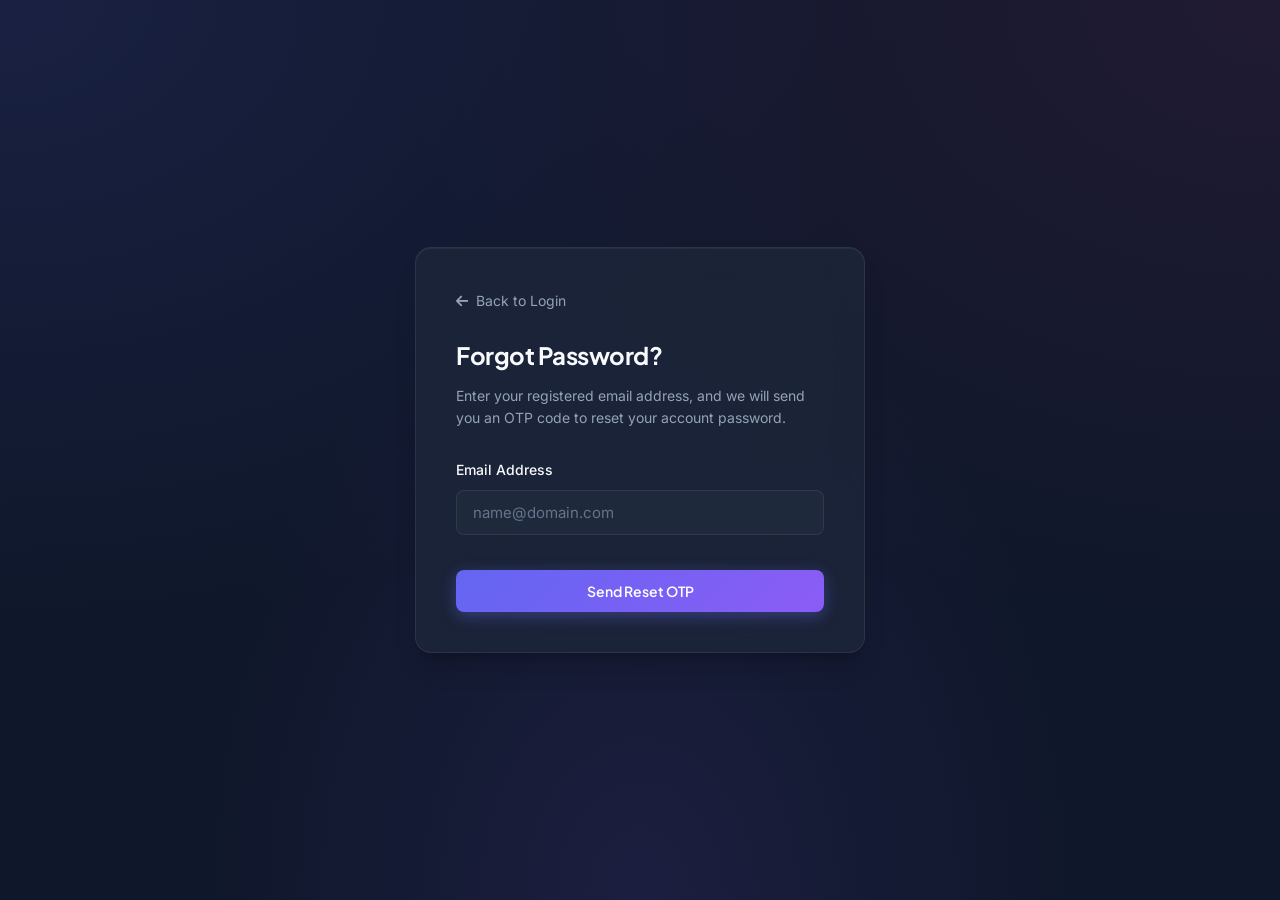
<file: forgot-password.html>
<!DOCTYPE html>
<html lang="en">
<head>
  <meta charset="UTF-8">
  <meta name="viewport" content="width=device-width, initial-scale=1.0">
  <title>Reset Password | Eventify</title>
  <!-- Google Fonts & FontAwesome -->
  <link rel="stylesheet" href="https://cdnjs.cloudflare.com/ajax/libs/font-awesome/6.4.0/css/all.min.css">
  <link rel="stylesheet" href="assets/css/style.css">
  <link rel="stylesheet" href="assets/css/toast.css">
  <style>
    .auth-page-wrapper {
      min-height: 100vh;
      display: flex;
      align-items: center;
      justify-content: center;
      padding: 40px 16px;
    }
    
    .auth-card {
      width: 100%;
      max-width: 450px;
      padding: 40px;
    }

    .step-panel {
      display: none;
    }

    .step-panel.active {
      display: block;
      animation: fadeIn 0.3s ease;
    }

    .back-to-login {
      display: inline-flex;
      align-items: center;
      gap: 8px;
      margin-bottom: 24px;
      font-size: 14px;
      color: var(--text-secondary);
    }
    .back-to-login:hover {
      color: var(--text-primary);
    }
  </style>
</head>
<body>

  <div class="auth-page-wrapper">
    <div class="auth-card glass-panel">
      <a href="login.html" class="back-to-login"><i class="fas fa-arrow-left"></i> Back to Login</a>
      
      <!-- STEP 1: REQUEST OTP -->
      <div class="step-panel active" id="step-1">
        <h2 style="font-size: 24px; margin-bottom: 10px;">Forgot Password?</h2>
        <p style="color: var(--text-secondary); font-size: 14px; margin-bottom: 30px;">Enter your registered email address, and we will send you an OTP code to reset your account password.</p>
        
        <form id="form-step-1">
          <div class="form-group">
            <label class="form-label" for="forgot-email">Email Address</label>
            <input type="email" id="forgot-email" class="form-control" placeholder="name@domain.com" required>
          </div>
          <button type="submit" class="btn btn-primary" style="width: 100%; margin-top: 15px;">Send Reset OTP</button>
        </form>
      </div>

      <!-- STEP 2: VERIFY OTP -->
      <div class="step-panel" id="step-2">
        <h2 style="font-size: 24px; margin-bottom: 10px;">Enter Verification Code</h2>
        <p style="color: var(--text-secondary); font-size: 14px; margin-bottom: 30px;">We sent a 6-digit OTP code to <strong id="verify-email-lbl"></strong>. Enter it below to unlock the password reset form.</p>
        
        <form id="form-step-2">
          <div class="form-group">
            <label class="form-label" for="verify-otp">6-Digit OTP</label>
            <input type="text" id="verify-otp" class="form-control" placeholder="123456" maxlength="6" style="text-align: center; font-size: 20px; letter-spacing: 5px; font-weight: 700;" required>
          </div>
          <button type="submit" class="btn btn-primary" style="width: 100%; margin-top: 15px;">Verify OTP</button>
          <div style="text-align: center; margin-top: 20px;">
            <button type="button" class="btn btn-secondary btn-sm" id="resend-btn">Resend OTP</button>
          </div>
        </form>
      </div>

      <!-- STEP 3: RESET PASSWORD -->
      <div class="step-panel" id="step-3">
        <h2 style="font-size: 24px; margin-bottom: 10px;">Create New Password</h2>
        <p style="color: var(--text-secondary); font-size: 14px; margin-bottom: 30px;">Your identity has been verified. Enter a secure new password for your account below.</p>
        
        <form id="form-step-3">
          <div class="form-group">
            <label class="form-label" for="new-pass">New Password</label>
            <input type="password" id="new-pass" class="form-control" placeholder="Minimum 6 characters" required minlength="6">
          </div>
          <div class="form-group">
            <label class="form-label" for="confirm-pass">Confirm New Password</label>
            <input type="password" id="confirm-pass" class="form-control" placeholder="Must match exactly" required>
          </div>
          <button type="submit" class="btn btn-primary" style="width: 100%; margin-top: 15px;">Reset Password</button>
        </form>
      </div>

    </div>
  </div>

  <!-- Scripts -->
  <script src="assets/js/config.js"></script>
  <script src="assets/js/api.js"></script>
  <script src="assets/js/ui.js"></script>
  <script src="assets/js/auth.js"></script>
  <script>
    let email = '';
    let resetToken = '';

    function activateStep(stepNum) {
      document.querySelectorAll('.step-panel').forEach(panel => panel.classList.remove('active'));
      document.getElementById(`step-${stepNum}`).classList.add('active');
    }

    document.addEventListener('DOMContentLoaded', () => {
      // Step 1 Submission
      const form1 = document.getElementById('form-step-1');
      form1.addEventListener('submit', async (e) => {
        e.preventDefault();
        UI.showLoader();

        email = document.getElementById('forgot-email').value;
        const res = await AUTH.forgotPassword(email);
        UI.hideLoader();

        if (res.success) {
          UI.toast('Forgot password OTP dispatched!', 'success');
          document.getElementById('verify-email-lbl').textContent = email;
          activateStep(2);
        } else {
          UI.toast(res.message || 'Failed to dispatch OTP. Check if email exists.', 'error');
        }
      });

      // Step 2 Submission
      const form2 = document.getElementById('form-step-2');
      form2.addEventListener('submit', async (e) => {
        e.preventDefault();
        UI.showLoader();

        const otp = document.getElementById('verify-otp').value;
        const res = await AUTH.verifyForgotPasswordOtp(email, otp);
        UI.hideLoader();

        if (res.success && res.data && res.data.resetToken) {
          resetToken = res.data.resetToken;
          UI.toast('OTP Verified successfully!', 'success');
          activateStep(3);
        } else {
          UI.toast(res.message || 'OTP verification failed. Check code.', 'error');
        }
      });

      // Resend OTP trigger
      document.getElementById('resend-btn').addEventListener('click', async () => {
        UI.showLoader();
        const res = await AUTH.forgotPassword(email);
        UI.hideLoader();
        if (res.success) {
          UI.toast('OTP resent successfully!', 'success');
        } else {
          UI.toast(res.message || 'Failed to resend OTP.', 'error');
        }
      });

      // Step 3 Submission
      const form3 = document.getElementById('form-step-3');
      form3.addEventListener('submit', async (e) => {
        e.preventDefault();

        const newPass = document.getElementById('new-pass').value;
        const confirmPass = document.getElementById('confirm-pass').value;

        if (newPass !== confirmPass) {
          UI.toast('Passwords do not match.', 'error');
          return;
        }

        UI.showLoader();
        const res = await AUTH.resetPassword(newPass, resetToken);
        UI.hideLoader();

        if (res.success) {
          UI.toast('Password reset successfully! Redirecting to login...', 'success');
          setTimeout(() => {
            window.location.href = 'login.html';
          }, 1500);
        } else {
          UI.toast(res.message || 'Failed to reset password.', 'error');
        }
      });
    });
  </script>
</body>
</html>
</file>
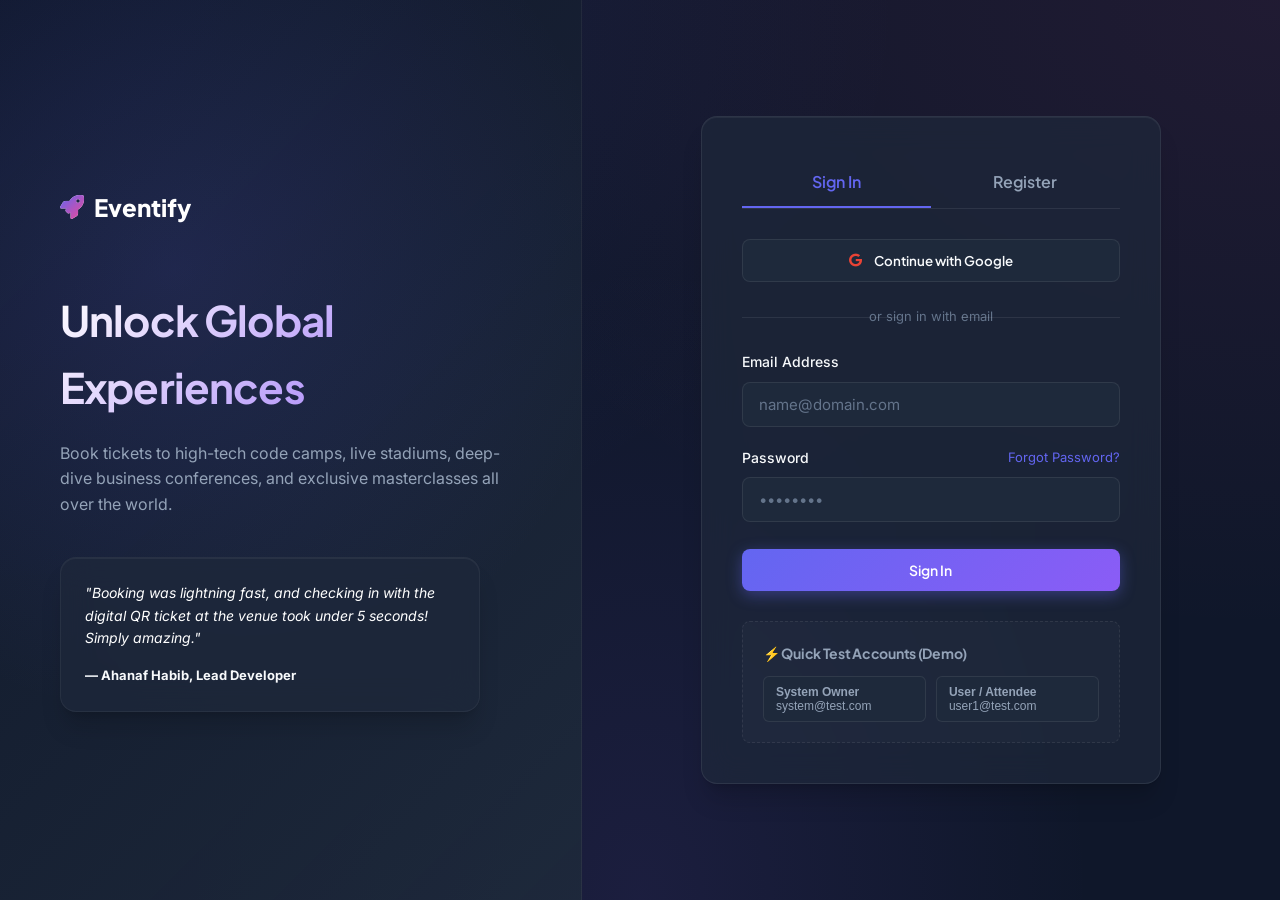
<file: login.html>
<!DOCTYPE html>
<html lang="en">
<head>
  <meta charset="UTF-8">
  <meta name="viewport" content="width=device-width, initial-scale=1.0">
  <title>Sign In / Register | Eventify</title>
  <!-- Google Fonts & FontAwesome -->
  <link rel="stylesheet" href="https://cdnjs.cloudflare.com/ajax/libs/font-awesome/6.4.0/css/all.min.css">
  <link rel="stylesheet" href="assets/css/style.css">
  <link rel="stylesheet" href="assets/css/toast.css">
  <style>
    .auth-page-wrapper {
      min-height: 100vh;
      display: grid;
      grid-template-columns: 1fr 1.2fr;
    }
    
    .auth-banner-side {
      background: linear-gradient(135deg, rgba(15, 23, 42, 0.9) 0%, rgba(30, 41, 59, 0.95) 100%), url('https://images.unsplash.com/photo-1540575467063-178a50c2df87?q=80&w=2070') center/cover;
      display: flex;
      flex-direction: column;
      justify-content: center;
      padding: 60px;
      position: relative;
      border-right: 1px solid var(--glass-border);
    }

    .auth-banner-side::before {
      content: '';
      position: absolute;
      top: 0; left: 0; right: 0; bottom: 0;
      background: radial-gradient(circle at 30% 30%, rgba(99, 102, 241, 0.15) 0%, transparent 60%);
      pointer-events: none;
    }

    .auth-banner-content {
      position: relative;
      z-index: 10;
    }

    .auth-banner-content h1 {
      font-size: 42px;
      margin-bottom: 20px;
      background: linear-gradient(135deg, #fff 0%, var(--accent-secondary) 100%);
      -webkit-background-clip: text;
      -webkit-text-fill-color: transparent;
    }

    .auth-banner-content p {
      color: var(--text-secondary);
      font-size: 16px;
      margin-bottom: 40px;
      max-width: 480px;
    }

    .auth-form-side {
      display: flex;
      align-items: center;
      justify-content: center;
      padding: 60px 40px;
    }

    .auth-card {
      width: 100%;
      max-width: 460px;
      padding: 40px;
    }

    .tabs-header {
      display: flex;
      border-bottom: 1px solid var(--glass-border);
      margin-bottom: 30px;
    }

    .tab-btn {
      flex: 1;
      padding: 12px 0;
      text-align: center;
      font-family: var(--font-heading);
      font-weight: 600;
      font-size: 16px;
      color: var(--text-secondary);
      cursor: pointer;
      border-bottom: 2px solid transparent;
      transition: var(--transition);
    }

    .tab-btn.active {
      color: var(--accent-primary);
      border-bottom-color: var(--accent-primary);
    }

    .auth-section {
      display: none;
    }
    
    .auth-section.active {
      display: block;
      animation: fadeIn 0.3s ease;
    }

    .social-login-btn {
      width: 100%;
      padding: 12px;
      background: var(--bg-secondary);
      border: 1px solid var(--glass-border);
      border-radius: var(--border-radius-sm);
      color: var(--text-primary);
      font-family: var(--font-heading);
      font-weight: 600;
      display: flex;
      align-items: center;
      justify-content: center;
      gap: 12px;
      cursor: pointer;
      margin-bottom: 24px;
      transition: var(--transition);
    }
    .social-login-btn:hover {
      background: var(--bg-tertiary);
      border-color: var(--text-muted);
    }

    .divider-text {
      text-align: center;
      position: relative;
      margin-bottom: 24px;
      color: var(--text-muted);
      font-size: 13px;
    }
    .divider-text::before {
      content: '';
      position: absolute;
      left: 0; top: 50%; width: 42%; height: 1px;
      background: var(--glass-border);
    }
    .divider-text::after {
      content: '';
      position: absolute;
      right: 0; top: 50%; width: 42%; height: 1px;
      background: var(--glass-border);
    }

    /* Demo Quick Credentials */
    .demo-accounts {
      margin-top: 30px;
      padding: 20px;
      background: rgba(255, 255, 255, 0.02);
      border: 1px dashed var(--glass-border);
      border-radius: var(--border-radius-sm);
    }

    .demo-accounts h4 {
      font-size: 14px;
      margin-bottom: 12px;
      color: var(--text-secondary);
    }

    .demo-grid {
      display: grid;
      grid-template-columns: repeat(2, 1fr);
      gap: 10px;
    }

    .demo-btn {
      padding: 8px 12px;
      background: var(--bg-secondary);
      border: 1px solid var(--glass-border);
      color: var(--text-secondary);
      font-size: 12px;
      font-weight: 500;
      border-radius: 6px;
      cursor: pointer;
      transition: var(--transition);
      text-align: left;
    }
    .demo-btn:hover {
      background: var(--bg-tertiary);
      color: var(--text-primary);
      border-color: var(--accent-primary);
    }

    /* OTP Code Verify Block */
    .otp-input-group {
      display: flex;
      justify-content: space-between;
      gap: 10px;
      margin: 20px 0;
    }

    .otp-cell {
      width: 50px;
      height: 50px;
      font-size: 24px;
      font-weight: 700;
      text-align: center;
      background: var(--bg-secondary);
      border: 1px solid var(--glass-border);
      color: #fff;
      border-radius: 8px;
    }

    @media (max-width: 900px) {
      .auth-page-wrapper {
        grid-template-columns: 1fr;
      }
      .auth-banner-side {
        display: none;
      }
    }
  </style>
</head>
<body>

  <div class="auth-page-wrapper">
    <!-- Left Banner -->
    <div class="auth-banner-side">
      <div class="auth-banner-content">
        <a href="index.html" class="logo" style="margin-bottom: 60px;">
          <i class="fas fa-rocket"></i> Eventify
        </a>
        <h1>Unlock Global Experiences</h1>
        <p>Book tickets to high-tech code camps, live stadiums, deep-dive business conferences, and exclusive masterclasses all over the world.</p>
        
        <div class="glass-panel" style="padding: 24px; max-width: 420px; border-color: rgba(255,255,255,0.05);">
          <p style="font-style: italic; color: #fff; font-size: 14px; margin-bottom: 12px;">"Booking was lightning fast, and checking in with the digital QR ticket at the venue took under 5 seconds! Simply amazing."</p>
          <span style="font-weight: 700; font-size: 13px;">— Ahanaf Habib, Lead Developer</span>
        </div>
      </div>
    </div>

    <!-- Right Form Panel -->
    <div class="auth-form-side">
      <div class="auth-card glass-panel" id="auth-card-block">
        
        <!-- Tabs Header -->
        <div class="tabs-header">
          <div class="tab-btn active" id="tab-login" onclick="switchTab('login')">Sign In</div>
          <div class="tab-btn" id="tab-register" onclick="switchTab('register')">Register</div>
        </div>

        <!-- LOGIN PANEL -->
        <div class="auth-section active" id="section-login">
          <button class="social-login-btn" id="google-login-trigger">
            <i class="fab fa-google" style="color: #ea4335;"></i> Continue with Google
          </button>

          <div class="divider-text">or sign in with email</div>

          <form id="login-form">
            <div class="form-group">
              <label class="form-label" for="login-email">Email Address</label>
              <input type="email" id="login-email" class="form-control" placeholder="name@domain.com" required>
            </div>
            <div class="form-group" style="margin-bottom: 12px;">
              <div style="display: flex; justify-content: space-between; margin-bottom: 8px;">
                <label class="form-label" for="login-password" style="margin-bottom: 0;">Password</label>
                <a href="forgot-password.html" style="font-size: 13px;">Forgot Password?</a>
              </div>
              <input type="password" id="login-password" class="form-control" placeholder="••••••••" required>
            </div>
            <button type="submit" class="btn btn-primary" style="width: 100%; margin-top: 15px;">Sign In</button>
          </form>

          <!-- Quick Test Accounts -->
          <div class="demo-accounts">
            <h4>⚡ Quick Test Accounts (Demo)</h4>
            <div class="demo-grid">
              <button class="demo-btn" onclick="fillCreds('system@test.com', '123456')">
                <strong>System Owner</strong><br>system@test.com
              </button>
              <button class="demo-btn" onclick="fillCreds('user1@test.com', '123456')">
                <strong>User / Attendee</strong><br>user1@test.com
              </button>
            </div>
          </div>
        </div>

        <!-- REGISTER PANEL -->
        <div class="auth-section" id="section-register">
          <form id="register-form">
            <div class="form-group">
              <label class="form-label" for="reg-name">Full Name</label>
              <input type="text" id="reg-name" class="form-control" placeholder="John Doe" required>
            </div>
            <div class="form-group">
              <label class="form-label" for="reg-email">Email Address</label>
              <input type="email" id="reg-email" class="form-control" placeholder="name@domain.com" required>
            </div>
            <div class="form-group">
              <label class="form-label" for="reg-password">Password</label>
              <input type="password" id="reg-password" class="form-control" placeholder="At least 6 characters" required minlength="6">
            </div>
            <div class="form-group">
              <label class="form-label" for="reg-avatar">Profile Picture (Optional)</label>
              <input type="file" id="reg-avatar" class="form-control" accept="image/*">
            </div>
            <button type="submit" class="btn btn-primary" style="width: 100%; margin-top: 15px;">Register Account</button>
          </form>
        </div>

        <!-- OTP VERIFICATION SCREEN -->
        <div class="auth-section" id="section-otp">
          <h3 style="margin-bottom: 10px; font-size: 22px;">Verify Email</h3>
          <p style="color: var(--text-secondary); font-size: 14px; margin-bottom: 24px;">An OTP (One Time Password) has been sent to your email <strong id="otp-email-lbl"></strong>. Enter the OTP code below to verify.</p>
          
          <form id="otp-form">
            <div class="form-group">
              <label class="form-label" for="otp-code">Enter 6-Digit OTP</label>
              <input type="text" id="otp-code" class="form-control" placeholder="123456" maxlength="6" style="text-align: center; font-size: 20px; letter-spacing: 5px; font-weight: 700;" required>
            </div>
            <button type="submit" class="btn btn-primary" style="width: 100%; margin-top: 15px;">Verify & Activate</button>
            <div style="text-align: center; margin-top: 20px;">
              <button type="button" class="btn btn-secondary btn-sm" id="resend-otp-btn">Resend OTP</button>
            </div>
          </form>
        </div>

      </div>
    </div>
  </div>

  <!-- Scripts -->
  <script src="assets/js/config.js"></script>
  <script src="assets/js/api.js"></script>
  <script src="assets/js/ui.js"></script>
  <script src="assets/js/auth.js"></script>
  <script>
    // Tab switching (Login vs Register)
    function switchTab(tab) {
      document.querySelectorAll('.tab-btn').forEach(btn => btn.classList.remove('active'));
      document.querySelectorAll('.auth-section').forEach(sec => sec.classList.remove('active'));

      document.getElementById(`tab-${tab}`).classList.add('active');
      document.getElementById(`section-${tab}`).classList.add('active');
    }

    // Fill demo account credentials quickly
    function fillCreds(email, password) {
      document.getElementById('login-email').value = email;
      document.getElementById('login-password').value = password;
      UI.toast(`Filled demo credentials for ${email}`, 'info');
    }

    document.addEventListener('DOMContentLoaded', () => {
      // Check query string parameters to switch tabs or handle messages
      const params = new URLSearchParams(window.location.search);
      if (params.get('tab') === 'register') {
        switchTab('register');
      }

      // Check Google Redirect Callbacks
      AUTH.handleGoogleCallback();

      // Sign In Form submission
      const loginForm = document.getElementById('login-form');
      loginForm.addEventListener('submit', async (e) => {
        e.preventDefault();
        UI.showLoader();

        const email = document.getElementById('login-email').value;
        const password = document.getElementById('login-password').value;

        const res = await AUTH.login(email, password);
        UI.hideLoader();

        if (res.success) {
          UI.toast('Login successful! Redirecting...', 'success');
          setTimeout(() => {
            const redirect = params.get('redirect');
            window.location.href = redirect ? decodeURIComponent(redirect) : 'dashboard.html';
          }, 1000);
        } else {
          // If error is related to unverified user, we can send OTP and switch to OTP verify screen!
          if (res.message && res.message.toLowerCase().includes('verify your email')) {
            UI.toast('Account not verified. Sending OTP to your email...', 'warning');
            sendVerificationFlow(email);
          } else {
            UI.toast(res.message || 'Login failed. Please check credentials.', 'error');
          }
        }
      });

      // Register Form submission
      const registerForm = document.getElementById('register-form');
      registerForm.addEventListener('submit', async (e) => {
        e.preventDefault();
        UI.showLoader();

        const name = document.getElementById('reg-name').value;
        const email = document.getElementById('reg-email').value;
        const password = document.getElementById('reg-password').value;
        const avatar = document.getElementById('reg-avatar').files[0];

        const res = await AUTH.register(name, email, password, avatar);
        UI.hideLoader();

        if (res.success) {
          UI.toast('Account registered! Verification OTP has been sent to your email.', 'success');
          // Switch to OTP verify flow
          startOtpVerifyFlow(email);
        } else {
          UI.toast(res.message || 'Registration failed.', 'error');
        }
      });

      // Google Login Button trigger
      document.getElementById('google-login-trigger').addEventListener('click', () => {
        AUTH.triggerGoogleLogin();
      });

      // Email Activation Verification Flow
      let currentVerifyEmail = '';

      function startOtpVerifyFlow(email) {
        currentVerifyEmail = email;
        document.getElementById('otp-email-lbl').textContent = email;
        
        // Hide tabs & show OTP panel
        document.querySelector('.tabs-header').style.display = 'none';
        document.querySelectorAll('.auth-section').forEach(sec => sec.classList.remove('active'));
        document.getElementById('section-otp').classList.add('active');
      }

      async function sendVerificationFlow(email) {
        UI.showLoader();
        const res = await AUTH.sendOtp(email);
        UI.hideLoader();
        if (res.success) {
          startOtpVerifyFlow(email);
        } else {
          UI.toast('Failed to dispatch OTP verification code. Try again later.', 'error');
        }
      }

      // OTP Verification Submission
      const otpForm = document.getElementById('otp-form');
      otpForm.addEventListener('submit', async (e) => {
        e.preventDefault();
        UI.showLoader();

        const code = document.getElementById('otp-code').value;
        const res = await AUTH.verifyOtp(currentVerifyEmail, code);
        UI.hideLoader();

        if (res.success) {
          UI.toast('Account successfully verified! Please login with your password.', 'success');
          setTimeout(() => {
            window.location.href = 'login.html';
          }, 1500);
        } else {
          UI.toast(res.message || 'Invalid or expired OTP. Please try again.', 'error');
        }
      });

      // Resend OTP trigger
      document.getElementById('resend-otp-btn').addEventListener('click', async () => {
        UI.showLoader();
        const res = await AUTH.sendOtp(currentVerifyEmail);
        UI.hideLoader();
        if (res.success) {
          UI.toast('OTP resent successfully!', 'success');
        } else {
          UI.toast(res.message || 'Failed to resend OTP.', 'error');
        }
      });
    });
  </script>
</body>
</html>
</file>
<file: assets/css/style.css>
/*
 * Eventify Master Design System & Style Sheet
 * Dark Theme Glassmorphism & Vibrant Accents
 */

@import url('https://fonts.googleapis.com/css2?family=Inter:wght@300;400;500;600;700&family=Plus+Jakarta+Sans:wght@400;500;600;700;800&display=swap');

:root {
  --bg-primary: #0f172a;
  --bg-secondary: #1e293b;
  --bg-tertiary: #334155;
  --accent-primary: #6366f1; /* Indigo */
  --accent-secondary: #8b5cf6; /* Violet */
  --accent-pink: #ec4899;
  --text-primary: #f8fafc;
  --text-secondary: #94a3b8;
  --text-muted: #64748b;
  --glass-bg: rgba(30, 41, 59, 0.7);
  --glass-border: rgba(255, 255, 255, 0.08);
  --glass-glow: rgba(99, 102, 241, 0.15);
  
  --success: #10b981;
  --warning: #f59e0b;
  --danger: #ef4444;
  --info: #06b6d4;
  
  --font-heading: 'Plus Jakarta Sans', sans-serif;
  --font-body: 'Inter', sans-serif;
  --border-radius-sm: 8px;
  --border-radius-md: 16px;
  --border-radius-lg: 24px;
  --shadow-sm: 0 4px 6px -1px rgb(0 0 0 / 0.1);
  --shadow-md: 0 10px 15px -3px rgb(0 0 0 / 0.1), 0 4px 6px -4px rgb(0 0 0 / 0.1);
  --shadow-lg: 0 20px 25px -5px rgb(0 0 0 / 0.15), 0 8px 10px -6px rgb(0 0 0 / 0.15);
  --transition: all 0.3s cubic-bezier(0.4, 0, 0.2, 1);
}

/* Base Styles */
* {
  box-sizing: border-box;
  margin: 0;
  padding: 0;
}

body {
  background-color: var(--bg-primary);
  color: var(--text-primary);
  font-family: var(--font-body);
  line-height: 1.6;
  overflow-x: hidden;
  background-image: 
    radial-gradient(at 0% 0%, rgba(99, 102, 241, 0.12) 0px, transparent 50%),
    radial-gradient(at 100% 0%, rgba(236, 72, 153, 0.08) 0px, transparent 50%),
    radial-gradient(at 50% 100%, rgba(139, 92, 246, 0.1) 0px, transparent 50%);
  background-attachment: fixed;
}

h1, h2, h3, h4, h5, h6 {
  font-family: var(--font-heading);
  font-weight: 700;
  letter-spacing: -0.02em;
  color: var(--text-primary);
}

a {
  color: var(--accent-primary);
  text-decoration: none;
  transition: var(--transition);
}

a:hover {
  color: var(--accent-secondary);
}

ul {
  list-style: none;
}

img {
  max-width: 100%;
  height: auto;
  display: block;
}

/* Layout Utilities */
.container {
  width: 100%;
  max-width: 1200px;
  margin: 0 auto;
  padding: 0 24px;
}

.section {
  padding: 80px 0;
}

.text-center { text-align: center; }

/* Custom Scrollbar */
::-webkit-scrollbar {
  width: 8px;
  height: 8px;
}
::-webkit-scrollbar-track {
  background: var(--bg-primary);
}
::-webkit-scrollbar-thumb {
  background: var(--bg-secondary);
  border-radius: 4px;
}
::-webkit-scrollbar-thumb:hover {
  background: var(--text-muted);
}

/* Glassmorphism Panel */
.glass-panel {
  background: var(--glass-bg);
  backdrop-filter: blur(16px);
  -webkit-backdrop-filter: blur(16px);
  border: 1px solid var(--glass-border);
  box-shadow: var(--shadow-lg), inset 0 1px 0 rgba(255, 255, 255, 0.05);
  border-radius: var(--border-radius-md);
}

/* Buttons */
.btn {
  display: inline-flex;
  align-items: center;
  justify-content: center;
  gap: 8px;
  font-family: var(--font-heading);
  font-weight: 600;
  font-size: 14px;
  padding: 12px 24px;
  border-radius: var(--border-radius-sm);
  border: none;
  cursor: pointer;
  transition: var(--transition);
  outline: none;
  text-align: center;
}

.btn-primary {
  background: linear-gradient(135deg, var(--accent-primary) 0%, var(--accent-secondary) 100%);
  color: #fff;
  box-shadow: 0 4px 15px rgba(99, 102, 241, 0.4);
}
.btn-primary:hover {
  transform: translateY(-2px);
  box-shadow: 0 6px 20px rgba(99, 102, 241, 0.6);
  background: linear-gradient(135deg, var(--accent-secondary) 0%, var(--accent-primary) 100%);
}

.btn-secondary {
  background: var(--bg-secondary);
  color: var(--text-primary);
  border: 1px solid var(--glass-border);
}
.btn-secondary:hover {
  background: var(--bg-tertiary);
  transform: translateY(-2px);
}

.btn-outline {
  background: transparent;
  color: var(--text-primary);
  border: 1px solid var(--accent-primary);
}
.btn-outline:hover {
  background: rgba(99, 102, 241, 0.1);
  transform: translateY(-2px);
}

.btn-danger {
  background: var(--danger);
  color: #fff;
}
.btn-danger:hover {
  background: #dc2626;
  transform: translateY(-2px);
  box-shadow: 0 4px 15px rgba(239, 68, 68, 0.4);
}

.btn-sm {
  padding: 8px 16px;
  font-size: 13px;
}
.btn-lg {
  padding: 16px 32px;
  font-size: 16px;
}

/* Header & Navbar */
.navbar {
  position: sticky;
  top: 0;
  z-index: 100;
  background: rgba(15, 23, 42, 0.8);
  backdrop-filter: blur(12px);
  -webkit-backdrop-filter: blur(12px);
  border-bottom: 1px solid var(--glass-border);
  height: 80px;
  display: flex;
  align-items: center;
}

.navbar .container {
  display: flex;
  justify-content: space-between;
  align-items: center;
}

.logo {
  display: flex;
  align-items: center;
  gap: 10px;
  font-family: var(--font-heading);
  font-weight: 800;
  font-size: 24px;
  background: linear-gradient(135deg, #fff 30%, var(--accent-secondary) 100%);
  -webkit-background-clip: text;
  -webkit-text-fill-color: transparent;
}

.logo i {
  background: linear-gradient(135deg, var(--accent-primary), var(--accent-pink));
  -webkit-background-clip: text;
  -webkit-text-fill-color: transparent;
}

.nav-links {
  display: flex;
  align-items: center;
  gap: 32px;
}

.nav-item {
  font-weight: 500;
  font-size: 15px;
  color: var(--text-secondary);
}
.nav-item:hover, .nav-item.active {
  color: var(--text-primary);
}

.auth-nav {
  display: flex;
  align-items: center;
  gap: 16px;
}

/* User Menu Dropdown */
.user-menu-container {
  position: relative;
}

.user-avatar-trigger {
  display: flex;
  align-items: center;
  gap: 10px;
  cursor: pointer;
  background: var(--bg-secondary);
  padding: 6px 12px;
  border-radius: 40px;
  border: 1px solid var(--glass-border);
  transition: var(--transition);
}
.user-avatar-trigger:hover {
  border-color: var(--accent-primary);
}

.user-avatar-trigger img {
  width: 32px;
  height: 32px;
  border-radius: 50%;
  object-fit: cover;
}

.user-avatar-trigger span {
  font-weight: 600;
  font-size: 14px;
}

.user-dropdown {
  position: absolute;
  top: calc(100% + 10px);
  right: 0;
  width: 220px;
  padding: 8px;
  border-radius: var(--border-radius-sm);
  display: none;
  z-index: 101;
}

.user-dropdown.show {
  display: block;
  animation: fadeIn 0.2s cubic-bezier(0.4, 0, 0.2, 1);
}

.dropdown-item {
  display: flex;
  align-items: center;
  gap: 12px;
  padding: 10px 16px;
  font-size: 14px;
  border-radius: 6px;
  color: var(--text-secondary);
  cursor: pointer;
}
.dropdown-item:hover {
  background: rgba(255, 255, 255, 0.05);
  color: var(--text-primary);
}

.dropdown-divider {
  height: 1px;
  background: var(--glass-border);
  margin: 6px 0;
}

.dropdown-item.logout {
  color: var(--danger);
}
.dropdown-item.logout:hover {
  background: rgba(239, 68, 68, 0.1);
}

/* Section Header */
.section-header {
  margin-bottom: 50px;
}

.section-title {
  font-size: 36px;
  margin-bottom: 12px;
}

.section-subtitle {
  color: var(--text-secondary);
  max-width: 600px;
  margin: 0 auto;
}

/* Form Styles */
.form-group {
  margin-bottom: 20px;
}

.form-label {
  display: block;
  font-weight: 500;
  font-size: 14px;
  margin-bottom: 8px;
  color: var(--text-primary);
}

.form-control {
  width: 100%;
  background: var(--bg-secondary);
  border: 1px solid var(--glass-border);
  color: var(--text-primary);
  padding: 12px 16px;
  border-radius: var(--border-radius-sm);
  font-family: var(--font-body);
  font-size: 15px;
  transition: var(--transition);
}

.form-control:focus {
  outline: none;
  border-color: var(--accent-primary);
  box-shadow: 0 0 0 3px rgba(99, 102, 241, 0.2);
}

.form-control::placeholder {
  color: var(--text-muted);
}

.form-select {
  appearance: none;
  background-image: url("data:image/svg+xml,%3Csvg xmlns='http://www.w3.org/2000/svg' fill='none' viewBox='0 0 24 24' stroke='%2394a3b8'%3E%3Cpath stroke-linecap='round' stroke-linejoin='round' stroke-width='2' d='M19 9l-7 7-7-7'/%3E%3C/svg%3E");
  background-repeat: no-repeat;
  background-position: right 16px center;
  background-size: 16px;
}

/* Badges */
.badge {
  display: inline-flex;
  align-items: center;
  padding: 4px 10px;
  font-size: 12px;
  font-weight: 600;
  border-radius: 40px;
}

.badge-upcoming { background: rgba(99, 102, 241, 0.15); color: var(--accent-primary); border: 1px solid rgba(99, 102, 241, 0.3); }
.badge-ongoing { background: rgba(6, 182, 212, 0.15); color: var(--info); border: 1px solid rgba(6, 182, 212, 0.3); }
.badge-completed { background: rgba(16, 185, 129, 0.15); color: var(--success); border: 1px solid rgba(16, 185, 129, 0.3); }
.badge-cancelled { background: rgba(239, 68, 68, 0.15); color: var(--danger); border: 1px solid rgba(239, 68, 68, 0.3); }

.badge-pending { background: rgba(245, 158, 11, 0.15); color: var(--warning); border: 1px solid rgba(245, 158, 11, 0.3); }
.badge-paid { background: rgba(16, 185, 129, 0.15); color: var(--success); border: 1px solid rgba(16, 185, 129, 0.3); }
.badge-failed { background: rgba(239, 68, 68, 0.15); color: var(--danger); border: 1px solid rgba(239, 68, 68, 0.3); }

/* Event Cards */
.event-grid {
  display: grid;
  grid-template-columns: repeat(auto-fill, minmax(320px, 1fr));
  gap: 30px;
}

.event-card {
  position: relative;
  overflow: hidden;
  display: flex;
  flex-direction: column;
  height: 100%;
  transition: var(--transition);
}

.event-card:hover {
  transform: translateY(-8px);
  border-color: rgba(99, 102, 241, 0.3);
  box-shadow: 0 20px 40px rgba(0, 0, 0, 0.3), 0 0 30px rgba(99, 102, 241, 0.1);
}

.event-card-img-wrapper {
  position: relative;
  height: 200px;
  overflow: hidden;
  background: var(--bg-secondary);
}

.event-card-img {
  width: 100%;
  height: 100%;
  object-fit: cover;
  transition: var(--transition);
}
.event-card:hover .event-card-img {
  transform: scale(1.05);
}

.event-card-badge {
  position: absolute;
  top: 16px;
  left: 16px;
  z-index: 10;
}

.event-card-body {
  padding: 24px;
  flex-grow: 1;
  display: flex;
  flex-direction: column;
}

.event-card-category {
  font-size: 12px;
  text-transform: uppercase;
  letter-spacing: 0.05em;
  color: var(--accent-pink);
  font-weight: 600;
  margin-bottom: 8px;
}

.event-card-title {
  font-size: 20px;
  margin-bottom: 12px;
  line-height: 1.4;
  height: 56px;
  overflow: hidden;
  display: -webkit-box;
  -webkit-line-clamp: 2;
  -webkit-box-orient: vertical;
}

.event-card-meta {
  display: flex;
  flex-direction: column;
  gap: 8px;
  margin-bottom: 20px;
  font-size: 14px;
  color: var(--text-secondary);
}

.event-card-metaItem {
  display: flex;
  align-items: center;
  gap: 8px;
}

.event-card-metaItem i {
  color: var(--accent-primary);
  width: 16px;
}

.event-card-footer {
  display: flex;
  justify-content: space-between;
  align-items: center;
  margin-top: auto;
  padding-top: 16px;
  border-top: 1px solid var(--glass-border);
}

.event-card-price {
  font-family: var(--font-heading);
  font-weight: 700;
  font-size: 20px;
  color: var(--text-primary);
}

/* Modals */
.modal {
  position: fixed;
  top: 0;
  left: 0;
  width: 100%;
  height: 100%;
  z-index: 1000;
  display: none;
  background: rgba(15, 23, 42, 0.85);
  backdrop-filter: blur(8px);
  -webkit-backdrop-filter: blur(8px);
  overflow-y: auto;
  padding: 40px 16px;
}

.modal.show {
  display: flex;
  align-items: center;
  justify-content: center;
  animation: fadeIn 0.3s ease;
}

.modal-dialog {
  width: 100%;
  max-width: 550px;
  margin: auto;
}

.modal-content {
  background: var(--bg-secondary);
  border: 1px solid var(--glass-border);
  border-radius: var(--border-radius-md);
  box-shadow: var(--shadow-lg);
  overflow: hidden;
  animation: slideUp 0.3s cubic-bezier(0.4, 0, 0.2, 1);
}

.modal-header {
  padding: 20px 24px;
  border-bottom: 1px solid var(--glass-border);
  display: flex;
  justify-content: space-between;
  align-items: center;
}

.modal-title {
  font-size: 20px;
}

.close-btn {
  background: transparent;
  border: none;
  color: var(--text-secondary);
  font-size: 28px;
  cursor: pointer;
  line-height: 1;
}
.close-btn:hover {
  color: var(--text-primary);
}

.modal-body {
  padding: 24px;
}

.modal-footer {
  padding: 16px 24px;
  border-top: 1px solid var(--glass-border);
  display: flex;
  justify-content: flex-end;
  gap: 12px;
}

/* Loaders & Skeletons */
.global-loader-overlay {
  position: fixed;
  top: 0;
  left: 0;
  width: 100%;
  height: 100%;
  background: rgba(15, 23, 42, 0.9);
  z-index: 2000;
  display: none;
  align-items: center;
  justify-content: center;
}
.global-loader-overlay.show {
  display: flex;
}

.loader-spinner {
  width: 50px;
  height: 50px;
  border: 4px solid var(--bg-secondary);
  border-top-color: var(--accent-primary);
  border-radius: 50%;
  animation: spin 1s infinite linear;
}

/* Skeleton Loading Elements */
.skeleton-card {
  background: var(--bg-secondary);
  border-radius: var(--border-radius-md);
  overflow: hidden;
  height: 380px;
}

.skeleton-image {
  height: 200px;
  background: linear-gradient(90deg, var(--bg-secondary) 25%, var(--bg-tertiary) 50%, var(--bg-secondary) 75%);
  background-size: 200% 100%;
  animation: shimmer 1.5s infinite;
}

.skeleton-body {
  padding: 24px;
}

.skeleton-title {
  height: 24px;
  margin-bottom: 16px;
  border-radius: 4px;
  background: linear-gradient(90deg, var(--bg-secondary) 25%, var(--bg-tertiary) 50%, var(--bg-secondary) 75%);
  background-size: 200% 100%;
  animation: shimmer 1.5s infinite;
}

.skeleton-text {
  height: 16px;
  margin-bottom: 10px;
  border-radius: 4px;
  background: linear-gradient(90deg, var(--bg-secondary) 25%, var(--bg-tertiary) 50%, var(--bg-secondary) 75%);
  background-size: 200% 100%;
  animation: shimmer 1.5s infinite;
}
.skeleton-text.short {
  width: 60%;
}

.skeleton-row td div {
  height: 20px;
  border-radius: 4px;
  background: linear-gradient(90deg, var(--bg-secondary) 25%, var(--bg-tertiary) 50%, var(--bg-secondary) 75%);
  background-size: 200% 100%;
  animation: shimmer 1.5s infinite;
}

/* Footer */
.footer {
  background: #090d16;
  border-top: 1px solid var(--glass-border);
  padding: 60px 0 30px;
}

.footer-grid {
  display: grid;
  grid-template-columns: repeat(auto-fit, minmax(200px, 1fr));
  gap: 40px;
  margin-bottom: 40px;
}

.footer-col h4 {
  font-size: 18px;
  margin-bottom: 20px;
  position: relative;
}

.footer-col h4::after {
  content: '';
  position: absolute;
  left: 0;
  bottom: -6px;
  width: 40px;
  height: 2px;
  background: var(--accent-primary);
}

.footer-links li {
  margin-bottom: 12px;
}

.footer-links a {
  color: var(--text-secondary);
  font-size: 14px;
}
.footer-links a:hover {
  color: var(--text-primary);
  padding-left: 5px;
}

.footer-socials {
  display: flex;
  gap: 15px;
  margin-top: 15px;
}

.footer-socials a {
  width: 36px;
  height: 36px;
  border-radius: 50%;
  background: var(--bg-secondary);
  display: flex;
  align-items: center;
  justify-content: center;
  color: var(--text-secondary);
  border: 1px solid var(--glass-border);
}
.footer-socials a:hover {
  background: var(--accent-primary);
  color: #fff;
  transform: scale(1.1);
}

.footer-bottom {
  text-align: center;
  padding-top: 30px;
  border-top: 1px solid rgba(255, 255, 255, 0.05);
  color: var(--text-muted);
  font-size: 14px;
}

/* Animations */
@keyframes fadeIn {
  from { opacity: 0; }
  to { opacity: 1; }
}

@keyframes slideUp {
  from { transform: translateY(20px); opacity: 0; }
  to { transform: translateY(0); opacity: 1; }
}

@keyframes spin {
  0% { transform: rotate(0deg); }
  100% { transform: rotate(360deg); }
}

@keyframes shimmer {
  0% { background-position: -200% 0; }
  100% { background-position: 200% 0; }
}

/* Responsive Breakpoints */
@media (max-width: 768px) {
  .nav-links {
    display: none; /* In production a mobile menu toggler would activate a mobile drawer */
  }
  .section-title {
    font-size: 28px;
  }
  .event-grid {
    grid-template-columns: 1fr;
  }
}
</file>
<file: assets/css/toast.css>
/*
 * Eventify Modern Toast Notification Style
 */

#toast-container {
  position: fixed;
  top: 24px;
  right: 24px;
  z-index: 9999;
  display: flex;
  flex-direction: column;
  gap: 12px;
  max-width: 380px;
  width: 100%;
}

.toast {
  position: relative;
  display: flex;
  align-items: center;
  gap: 16px;
  padding: 16px;
  border-radius: var(--border-radius-sm);
  background: var(--bg-secondary);
  border: 1px solid var(--glass-border);
  color: var(--text-primary);
  box-shadow: var(--shadow-lg), 0 10px 30px rgba(0, 0, 0, 0.25);
  overflow: hidden;
  transition: all 0.3s cubic-bezier(0.68, -0.55, 0.265, 1.55);
  transform: translateX(120%);
}

.toast.show {
  transform: translateX(0);
}

.toast.hide {
  transform: translateX(120%);
  opacity: 0;
  margin-top: -64px; /* Collapse space smoothly */
}

.toast-icon {
  font-size: 20px;
  flex-shrink: 0;
}

.toast-success .toast-icon { color: var(--success); }
.toast-error .toast-icon { color: var(--danger); }
.toast-warning .toast-icon { color: var(--warning); }
.toast-info .toast-icon { color: var(--info); }

.toast-content {
  font-size: 14px;
  font-weight: 500;
  line-height: 1.4;
  flex-grow: 1;
}

.toast-close {
  background: transparent;
  border: none;
  color: var(--text-muted);
  font-size: 18px;
  cursor: pointer;
  padding: 0 4px;
  line-height: 1;
}
.toast-close:hover {
  color: var(--text-primary);
}

.toast-progress {
  position: absolute;
  bottom: 0;
  left: 0;
  height: 3px;
  width: 100%;
  background: var(--accent-primary);
  animation: toast-progress-shrink linear forwards;
}

.toast-success .toast-progress { background: var(--success); }
.toast-error .toast-progress { background: var(--danger); }
.toast-warning .toast-progress { background: var(--warning); }
.toast-info .toast-progress { background: var(--info); }

@keyframes toast-progress-shrink {
  from { width: 100%; }
  to { width: 0%; }
}
</file>
